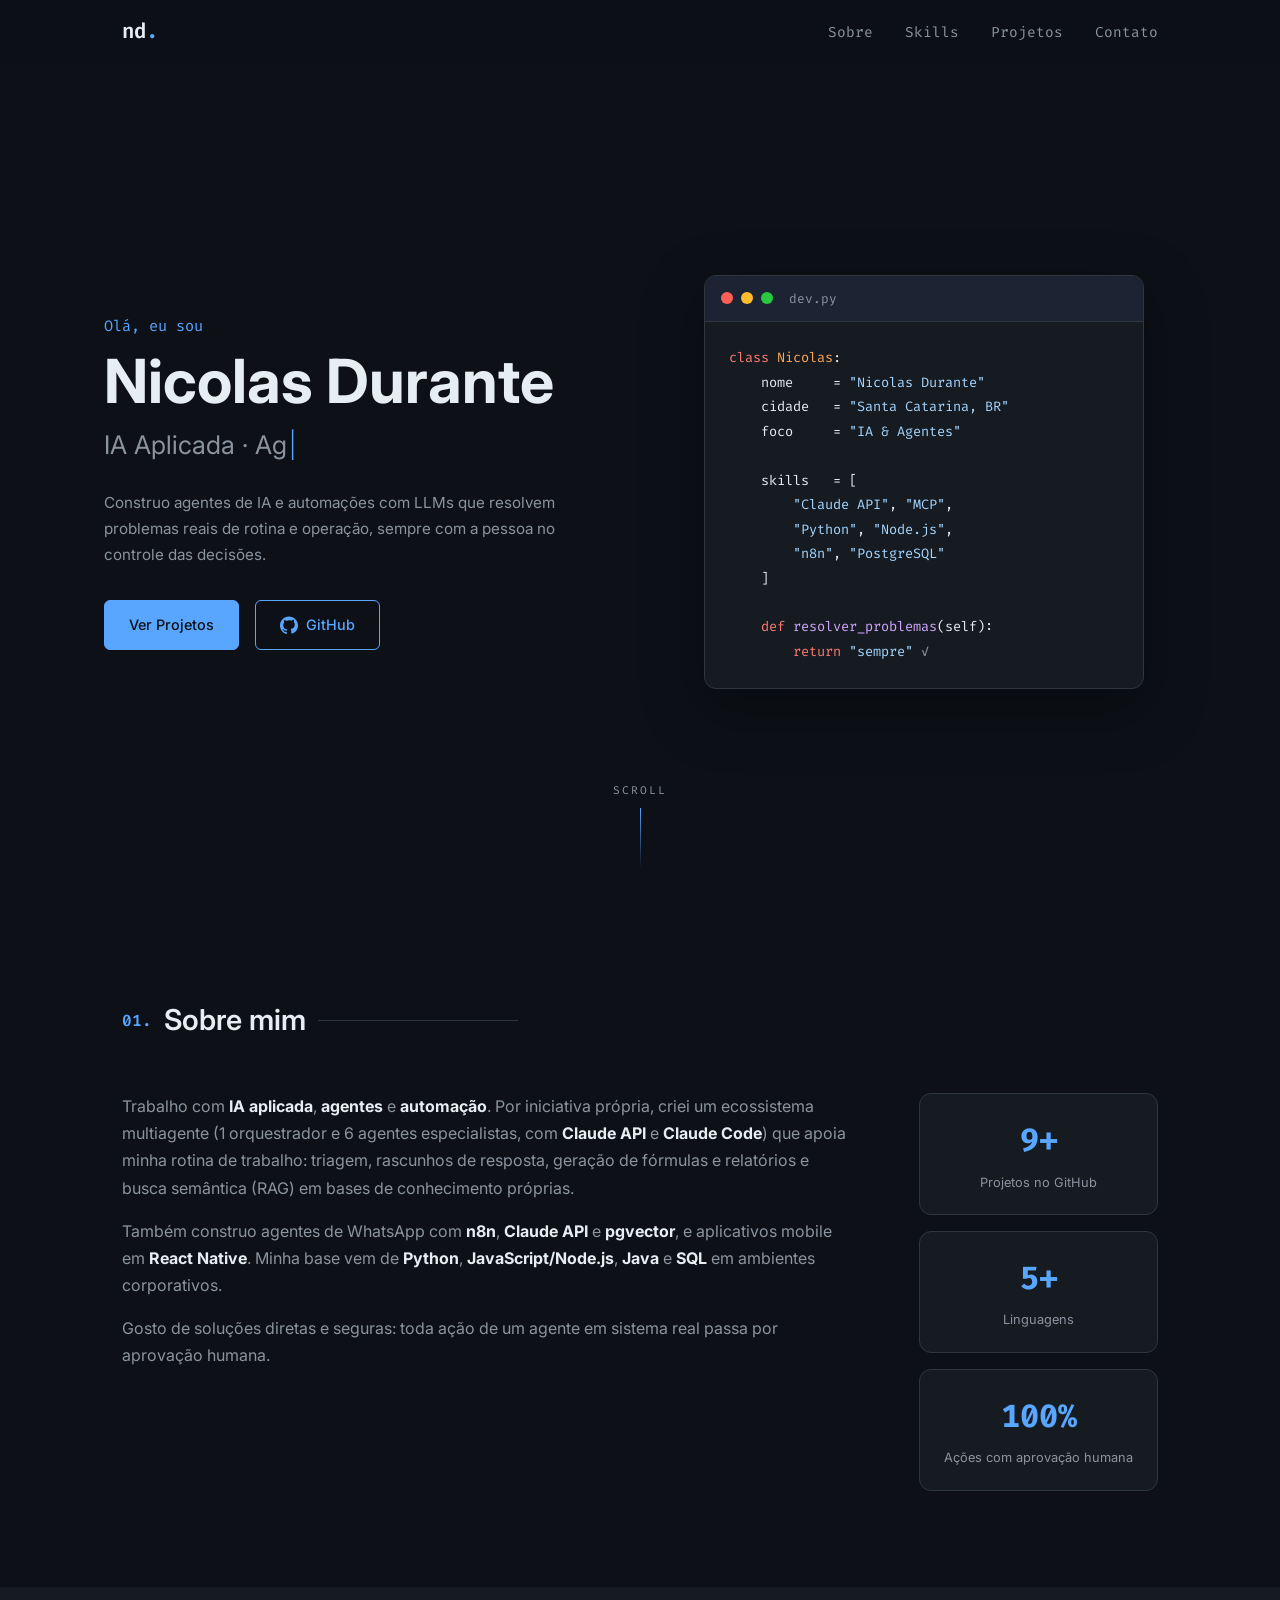
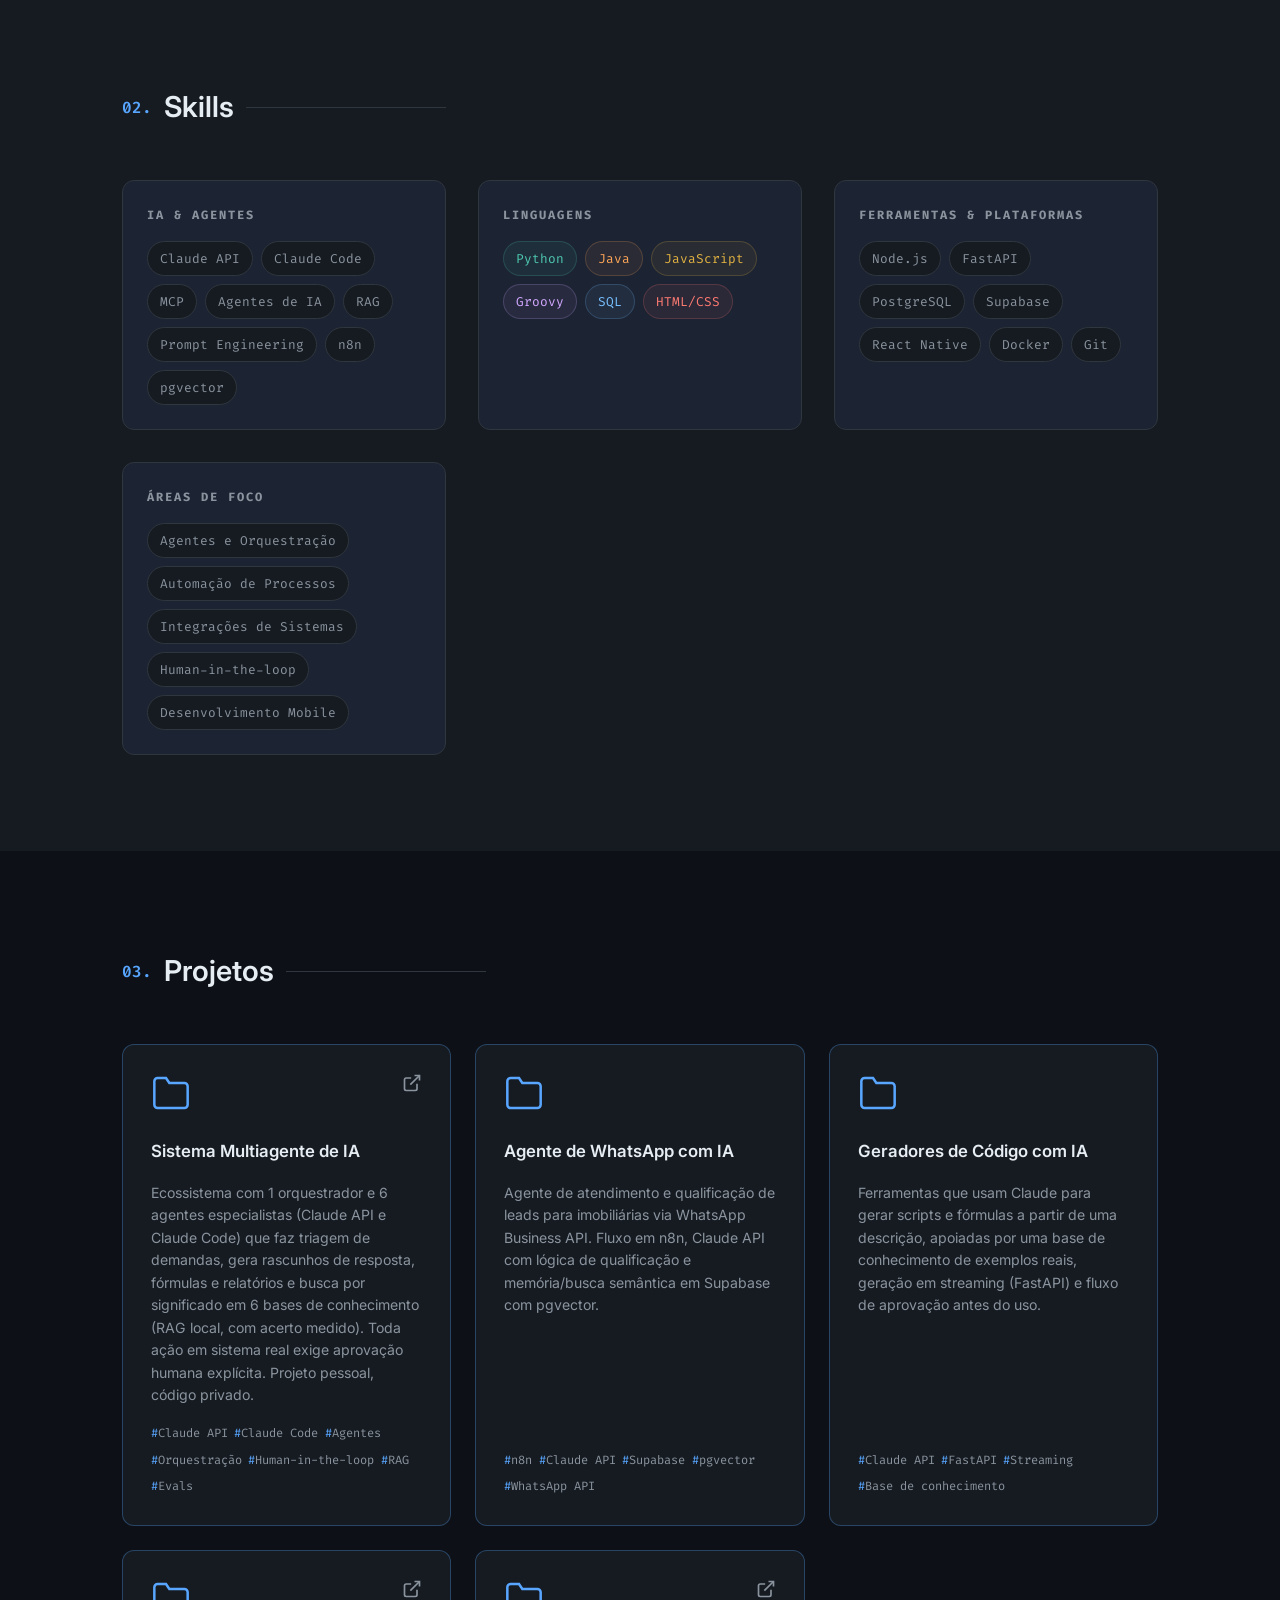
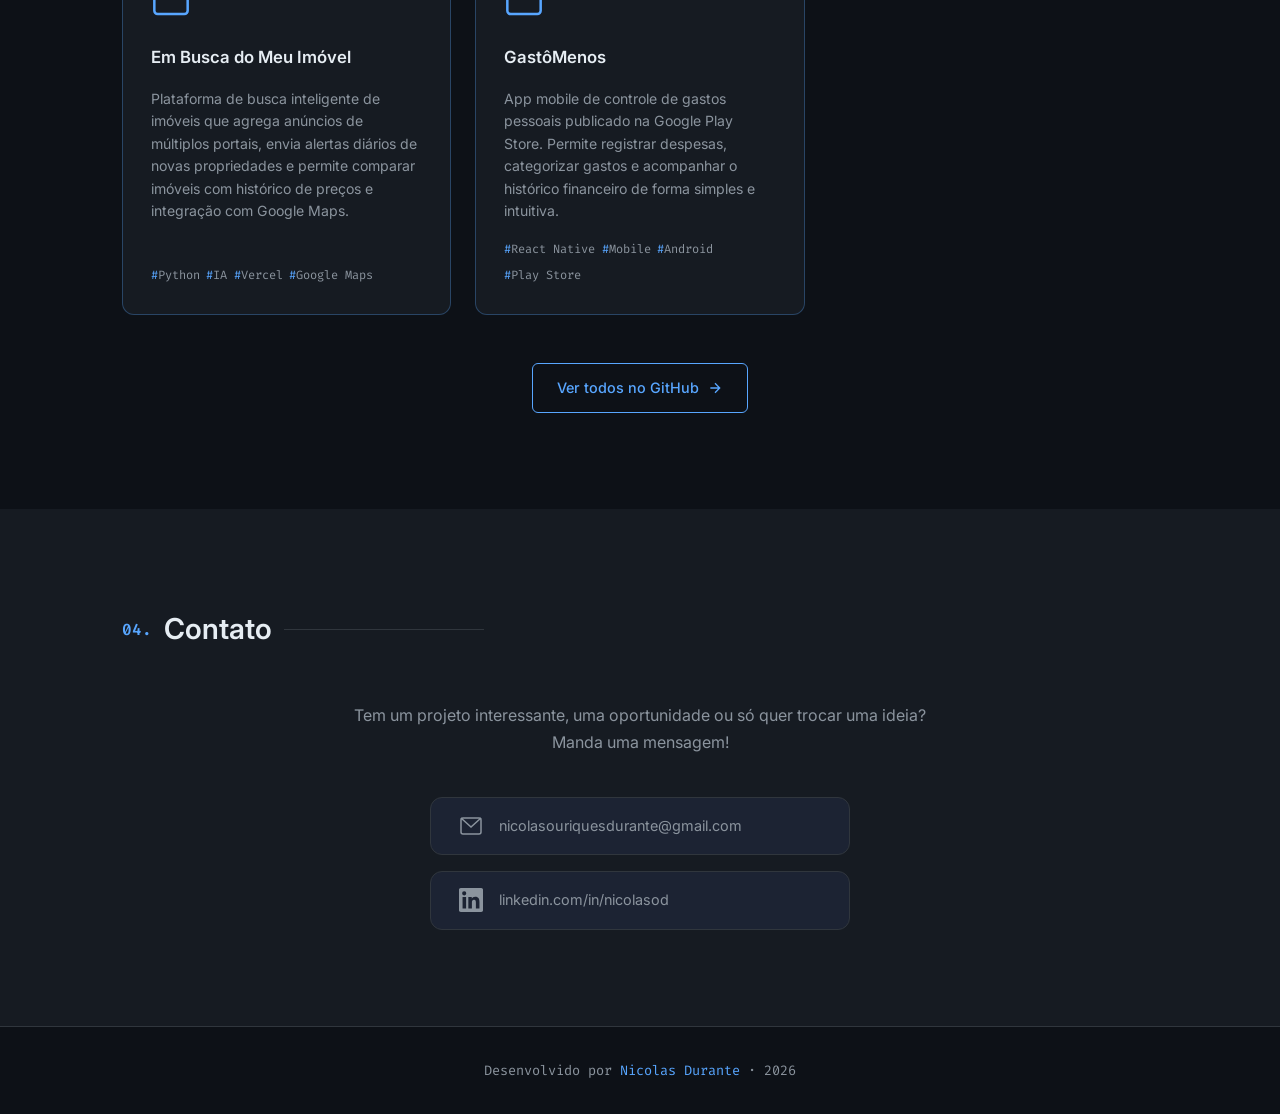
<file: index.html>
<!DOCTYPE html>
<html lang="pt-BR">
<head>
  <meta charset="UTF-8" />
  <meta name="viewport" content="width=device-width, initial-scale=1.0" />
  <meta name="color-scheme" content="dark" />
  <title>Nicolas Durante | IA Aplicada, Agentes e Automação</title>
  <meta name="description" content="Nicolas Durante: IA aplicada, agentes, LLMs e automação de processos." />
  <meta property="og:type" content="website" />
  <meta property="og:title" content="Nicolas Durante | IA Aplicada e Agentes" />
  <meta property="og:description" content="Agentes, automação e orquestração. Projetos e arquitetura." />
  <meta property="og:url" content="https://nicolasod.github.io/" />
  <meta property="og:image" content="https://nicolasod.github.io/img/og-portfolio.png" />
  <meta property="og:image:width" content="1200" />
  <meta property="og:image:height" content="630" />
  <meta name="twitter:card" content="summary_large_image" />
  <meta name="twitter:image" content="https://nicolasod.github.io/img/og-portfolio.png" />
  <link rel="stylesheet" href="style.css" />
  <link rel="preconnect" href="https://fonts.googleapis.com" />
  <link href="https://fonts.googleapis.com/css2?family=Inter:wght@300;400;500;600;700&family=Fira+Code:wght@400;500&display=swap" rel="stylesheet" />
</head>
<body>

  <!-- NAV -->
  <nav id="navbar">
    <div class="nav-inner">
      <span class="nav-logo">nd<span class="accent">.</span></span>
      <ul class="nav-links">
        <li><a href="#sobre">Sobre</a></li>
        <li><a href="#skills">Skills</a></li>
        <li><a href="#projetos">Projetos</a></li>
        <li><a href="#contato">Contato</a></li>
      </ul>
      <button class="hamburger" id="hamburger" aria-label="Menu">
        <span></span><span></span><span></span>
      </button>
    </div>
  </nav>

  <!-- HERO -->
  <section id="hero">
    <div class="hero-content">
      <p class="hero-greeting">Olá, eu sou</p>
      <h1 class="hero-name">Nicolas Durante</h1>
      <h2 class="hero-role">IA Aplicada · <span class="typed-wrapper"><span id="typed"></span><span class="cursor">|</span></span></h2>
      <p class="hero-desc">
        Construo agentes de IA e automações com LLMs que resolvem problemas reais de rotina e operação, sempre com a pessoa no controle das decisões.
      </p>
      <div class="hero-buttons">
        <a href="#projetos" class="btn btn-primary">Ver Projetos</a>
        <a href="https://github.com/Nicolasod" target="_blank" rel="noopener" class="btn btn-outline">
          <svg width="18" height="18" viewBox="0 0 24 24" fill="currentColor"><path d="M12 .5C5.37.5 0 5.87 0 12.5c0 5.31 3.435 9.815 8.205 11.405.6.11.82-.26.82-.577v-2.234c-3.338.726-4.033-1.416-4.033-1.416-.546-1.387-1.333-1.756-1.333-1.756-1.089-.745.083-.729.083-.729 1.205.084 1.84 1.237 1.84 1.237 1.07 1.834 2.807 1.304 3.492.997.107-.775.418-1.305.762-1.604-2.665-.305-5.467-1.334-5.467-5.931 0-1.311.469-2.381 1.236-3.221-.124-.303-.535-1.524.117-3.176 0 0 1.008-.322 3.301 1.23A11.509 11.509 0 0112 5.803c1.02.005 2.047.138 3.006.404 2.291-1.552 3.297-1.23 3.297-1.23.653 1.653.242 2.874.118 3.176.77.84 1.235 1.911 1.235 3.221 0 4.609-2.807 5.624-5.479 5.921.43.372.823 1.102.823 2.222v3.293c0 .319.218.694.825.576C20.565 22.312 24 17.807 24 12.5 24 5.87 18.627.5 12 .5z"/></svg>
          GitHub
        </a>
      </div>
    </div>
    <div class="hero-visual">
      <div class="code-window">
        <div class="window-bar">
          <span class="dot red"></span>
          <span class="dot yellow"></span>
          <span class="dot green"></span>
          <span class="window-title">dev.py</span>
        </div>
        <pre class="code-body"><span class="kw">class</span> <span class="cls">Nicolas</span>:
    nome     = <span class="str">"Nicolas Durante"</span>
    cidade   = <span class="str">"Santa Catarina, BR"</span>
    foco     = <span class="str">"IA & Agentes"</span>

    skills   = [
        <span class="str">"Claude API"</span>, <span class="str">"MCP"</span>,
        <span class="str">"Python"</span>, <span class="str">"Node.js"</span>,
        <span class="str">"n8n"</span>, <span class="str">"PostgreSQL"</span>
    ]

    <span class="kw">def</span> <span class="fn">resolver_problemas</span>(self):
        <span class="kw">return</span> <span class="str">"sempre"</span> <span class="cm">✓</span></pre>
      </div>
    </div>
    <div class="scroll-indicator">
      <span>scroll</span>
      <div class="scroll-line"></div>
    </div>
  </section>

  <!-- SOBRE -->
  <section id="sobre">
    <div class="container">
      <h2 class="section-title"><span class="accent">01.</span> Sobre mim</h2>
      <div class="sobre-grid">
        <div class="sobre-text">
          <p>
            Trabalho com <strong>IA aplicada</strong>, <strong>agentes</strong> e <strong>automação</strong>.
            Por iniciativa própria, criei um ecossistema multiagente (1 orquestrador e 6 agentes especialistas, com
            <strong>Claude API</strong> e <strong>Claude Code</strong>) que apoia minha rotina de trabalho: triagem, rascunhos de resposta,
            geração de fórmulas e relatórios e busca semântica (RAG) em bases de conhecimento próprias.
          </p>
          <p>
            Também construo agentes de WhatsApp com <strong>n8n</strong>, <strong>Claude API</strong> e <strong>pgvector</strong>, e aplicativos
            mobile em <strong>React Native</strong>. Minha base vem de <strong>Python</strong>, <strong>JavaScript/Node.js</strong>, <strong>Java</strong>
            e <strong>SQL</strong> em ambientes corporativos.
          </p>
          <p>
            Gosto de soluções diretas e seguras: toda ação de um agente em sistema real passa por aprovação humana.
          </p>
        </div>
        <div class="sobre-cards">
          <div class="stat-card">
            <span class="stat-num">9+</span>
            <span class="stat-label">Projetos no GitHub</span>
          </div>
          <div class="stat-card">
            <span class="stat-num">5+</span>
            <span class="stat-label">Linguagens</span>
          </div>
          <div class="stat-card">
            <span class="stat-num">100%</span>
            <span class="stat-label">Ações com aprovação humana</span>
          </div>
        </div>
      </div>
    </div>
  </section>

  <!-- SKILLS -->
  <section id="skills">
    <div class="container">
      <h2 class="section-title"><span class="accent">02.</span> Skills</h2>
      <div class="skills-grid">

        <div class="skill-group">
          <h3 class="skill-group-title">IA & Agentes</h3>
          <div class="skill-tags">
            <span class="tag">Claude API</span>
            <span class="tag">Claude Code</span>
            <span class="tag">MCP</span>
            <span class="tag">Agentes de IA</span>
            <span class="tag">RAG</span>
            <span class="tag">Prompt Engineering</span>
            <span class="tag">n8n</span>
            <span class="tag">pgvector</span>
          </div>
        </div>

        <div class="skill-group">
          <h3 class="skill-group-title">Linguagens</h3>
          <div class="skill-tags">
            <span class="tag tag-python">Python</span>
            <span class="tag tag-java">Java</span>
            <span class="tag tag-js">JavaScript</span>
            <span class="tag tag-groovy">Groovy</span>
            <span class="tag tag-sql">SQL</span>
            <span class="tag tag-html">HTML/CSS</span>
          </div>
        </div>

        <div class="skill-group">
          <h3 class="skill-group-title">Ferramentas & Plataformas</h3>
          <div class="skill-tags">
            <span class="tag">Node.js</span>
            <span class="tag">FastAPI</span>
            <span class="tag">PostgreSQL</span>
            <span class="tag">Supabase</span>
            <span class="tag">React Native</span>
            <span class="tag">Docker</span>
            <span class="tag">Git</span>
          </div>
        </div>

        <div class="skill-group">
          <h3 class="skill-group-title">Áreas de foco</h3>
          <div class="skill-tags">
            <span class="tag">Agentes e Orquestração</span>
            <span class="tag">Automação de Processos</span>
            <span class="tag">Integrações de Sistemas</span>
            <span class="tag">Human-in-the-loop</span>
            <span class="tag">Desenvolvimento Mobile</span>
          </div>
        </div>

      </div>
    </div>
  </section>

  <!-- PROJETOS -->
  <section id="projetos">
    <div class="container">
      <h2 class="section-title"><span class="accent">03.</span> Projetos</h2>
      <div class="projects-grid">

        <article class="project-card featured">
          <div class="project-top">
            <div class="folder-icon">
              <svg width="40" height="40" viewBox="0 0 24 24" fill="none" stroke="currentColor" stroke-width="1.5"><path d="M22 19a2 2 0 0 1-2 2H4a2 2 0 0 1-2-2V5a2 2 0 0 1 2-2h5l2 3h9a2 2 0 0 1 2 2z"/></svg>
            </div>
            <div class="project-links">
              <a href="multiagente.html" title="Ver arquitetura e detalhes">
                <svg width="20" height="20" viewBox="0 0 24 24" fill="none" stroke="currentColor" stroke-width="2"><path d="M18 13v6a2 2 0 0 1-2 2H5a2 2 0 0 1-2-2V8a2 2 0 0 1 2-2h6"/><polyline points="15 3 21 3 21 9"/><line x1="10" y1="14" x2="21" y2="3"/></svg>
              </a>
            </div>
          </div>
          <h3 class="project-name"><a href="multiagente.html" style="color:inherit;text-decoration:none;">Sistema Multiagente de IA</a></h3>
          <p class="project-desc">
            Ecossistema com 1 orquestrador e 6 agentes especialistas (Claude API e Claude Code) que faz triagem de demandas, gera rascunhos de resposta, fórmulas e relatórios e busca por significado em 6 bases de conhecimento (RAG local, com acerto medido). Toda ação em sistema real exige aprovação humana explícita. Projeto pessoal, código privado.
          </p>
          <div class="project-tags">
            <span class="ptag">Claude API</span>
            <span class="ptag">Claude Code</span>
            <span class="ptag">Agentes</span>
            <span class="ptag">Orquestração</span>
            <span class="ptag">Human-in-the-loop</span>
            <span class="ptag">RAG</span>
            <span class="ptag">Evals</span>
          </div>
        </article>

        <article class="project-card featured">
          <div class="project-top">
            <div class="folder-icon">
              <svg width="40" height="40" viewBox="0 0 24 24" fill="none" stroke="currentColor" stroke-width="1.5"><path d="M22 19a2 2 0 0 1-2 2H4a2 2 0 0 1-2-2V5a2 2 0 0 1 2-2h5l2 3h9a2 2 0 0 1 2 2z"/></svg>
            </div>
          </div>
          <h3 class="project-name">Agente de WhatsApp com IA</h3>
          <p class="project-desc">
            Agente de atendimento e qualificação de leads para imobiliárias via WhatsApp Business API. Fluxo em n8n, Claude API com lógica de qualificação e memória/busca semântica em Supabase com pgvector.
          </p>
          <div class="project-tags">
            <span class="ptag">n8n</span>
            <span class="ptag">Claude API</span>
            <span class="ptag">Supabase</span>
            <span class="ptag">pgvector</span>
            <span class="ptag">WhatsApp API</span>
          </div>
        </article>

        <article class="project-card featured">
          <div class="project-top">
            <div class="folder-icon">
              <svg width="40" height="40" viewBox="0 0 24 24" fill="none" stroke="currentColor" stroke-width="1.5"><path d="M22 19a2 2 0 0 1-2 2H4a2 2 0 0 1-2-2V5a2 2 0 0 1 2-2h5l2 3h9a2 2 0 0 1 2 2z"/></svg>
            </div>
          </div>
          <h3 class="project-name">Geradores de Código com IA</h3>
          <p class="project-desc">
            Ferramentas que usam Claude para gerar scripts e fórmulas a partir de uma descrição, apoiadas por uma base de conhecimento de exemplos reais, geração em streaming (FastAPI) e fluxo de aprovação antes do uso.
          </p>
          <div class="project-tags">
            <span class="ptag">Claude API</span>
            <span class="ptag">FastAPI</span>
            <span class="ptag">Streaming</span>
            <span class="ptag">Base de conhecimento</span>
          </div>
        </article>

        <article class="project-card featured">
          <div class="project-top">
            <div class="folder-icon">
              <svg width="40" height="40" viewBox="0 0 24 24" fill="none" stroke="currentColor" stroke-width="1.5"><path d="M22 19a2 2 0 0 1-2 2H4a2 2 0 0 1-2-2V5a2 2 0 0 1 2-2h5l2 3h9a2 2 0 0 1 2 2z"/></svg>
            </div>
            <div class="project-links">
              <a href="https://em-busca-do-meu-imovel.vercel.app/" target="_blank" rel="noopener" title="Ver site">
                <svg width="20" height="20" viewBox="0 0 24 24" fill="none" stroke="currentColor" stroke-width="2"><path d="M18 13v6a2 2 0 0 1-2 2H5a2 2 0 0 1-2-2V8a2 2 0 0 1 2-2h6"/><polyline points="15 3 21 3 21 9"/><line x1="10" y1="14" x2="21" y2="3"/></svg>
              </a>
            </div>
          </div>
          <h3 class="project-name">Em Busca do Meu Imóvel</h3>
          <p class="project-desc">
            Plataforma de busca inteligente de imóveis que agrega anúncios de múltiplos portais, envia alertas diários de novas propriedades e permite comparar imóveis com histórico de preços e integração com Google Maps.
          </p>
          <div class="project-tags">
            <span class="ptag">Python</span>
            <span class="ptag">IA</span>
            <span class="ptag">Vercel</span>
            <span class="ptag">Google Maps</span>
          </div>
        </article>

        <article class="project-card featured">
          <div class="project-top">
            <div class="folder-icon">
              <svg width="40" height="40" viewBox="0 0 24 24" fill="none" stroke="currentColor" stroke-width="1.5"><path d="M22 19a2 2 0 0 1-2 2H4a2 2 0 0 1-2-2V5a2 2 0 0 1 2-2h5l2 3h9a2 2 0 0 1 2 2z"/></svg>
            </div>
            <div class="project-links">
              <a href="https://play.google.com/store/apps/details?id=com.gastomenos.app" target="_blank" rel="noopener" title="Ver na Play Store">
                <svg width="20" height="20" viewBox="0 0 24 24" fill="none" stroke="currentColor" stroke-width="2"><path d="M18 13v6a2 2 0 0 1-2 2H5a2 2 0 0 1-2-2V8a2 2 0 0 1 2-2h6"/><polyline points="15 3 21 3 21 9"/><line x1="10" y1="14" x2="21" y2="3"/></svg>
              </a>
            </div>
          </div>
          <h3 class="project-name">GastôMenos</h3>
          <p class="project-desc">
            App mobile de controle de gastos pessoais publicado na Google Play Store. Permite registrar despesas, categorizar gastos e acompanhar o histórico financeiro de forma simples e intuitiva.
          </p>
          <div class="project-tags">
            <span class="ptag">React Native</span>
            <span class="ptag">Mobile</span>
            <span class="ptag">Android</span>
            <span class="ptag">Play Store</span>
          </div>
        </article>

      </div>

      <div class="see-more">
        <a href="https://github.com/Nicolasod" target="_blank" rel="noopener" class="btn btn-outline">
          Ver todos no GitHub
          <svg width="16" height="16" viewBox="0 0 24 24" fill="none" stroke="currentColor" stroke-width="2"><path d="M5 12h14M12 5l7 7-7 7"/></svg>
        </a>
      </div>
    </div>
  </section>

  <!-- CONTATO -->
  <section id="contato">
    <div class="container">
      <h2 class="section-title"><span class="accent">04.</span> Contato</h2>
      <div class="contato-wrapper">
        <p class="contato-desc">
          Tem um projeto interessante, uma oportunidade ou só quer trocar uma ideia? Manda uma mensagem!
        </p>
        <div class="contato-links">
          <a href="mailto:nicolasouriquesdurante@gmail.com" class="contato-card">
            <svg width="24" height="24" viewBox="0 0 24 24" fill="none" stroke="currentColor" stroke-width="1.5"><rect x="2" y="4" width="20" height="16" rx="2"/><polyline points="2,4 12,13 22,4"/></svg>
            <span>nicolasouriquesdurante@gmail.com</span>
          </a>
          <a href="https://www.linkedin.com/in/nicolasod" target="_blank" rel="noopener" class="contato-card">
            <svg width="24" height="24" viewBox="0 0 24 24" fill="currentColor" aria-hidden="true"><path d="M20.45 20.45h-3.56v-5.57c0-1.33-.03-3.04-1.85-3.04-1.85 0-2.14 1.45-2.14 2.94v5.67H9.34V9h3.42v1.56h.05c.48-.9 1.64-1.85 3.37-1.85 3.6 0 4.27 2.37 4.27 5.46v6.28zM5.34 7.43a2.07 2.07 0 1 1 0-4.13 2.07 2.07 0 0 1 0 4.13zM7.12 20.45H3.56V9h3.56v11.45zM22.22 0H1.77C.79 0 0 .77 0 1.73v20.54C0 23.23.79 24 1.77 24h20.45c.98 0 1.78-.77 1.78-1.73V1.73C24 .77 23.2 0 22.22 0z"/></svg>
            <span>linkedin.com/in/nicolasod</span>
          </a>
        </div>
      </div>
    </div>
  </section>

  <!-- FOOTER -->
  <footer>
    <p>Desenvolvido por <span class="accent">Nicolas Durante</span> · 2026</p>
  </footer>

  <script src="script.js"></script>
</body>
</html>
</file>
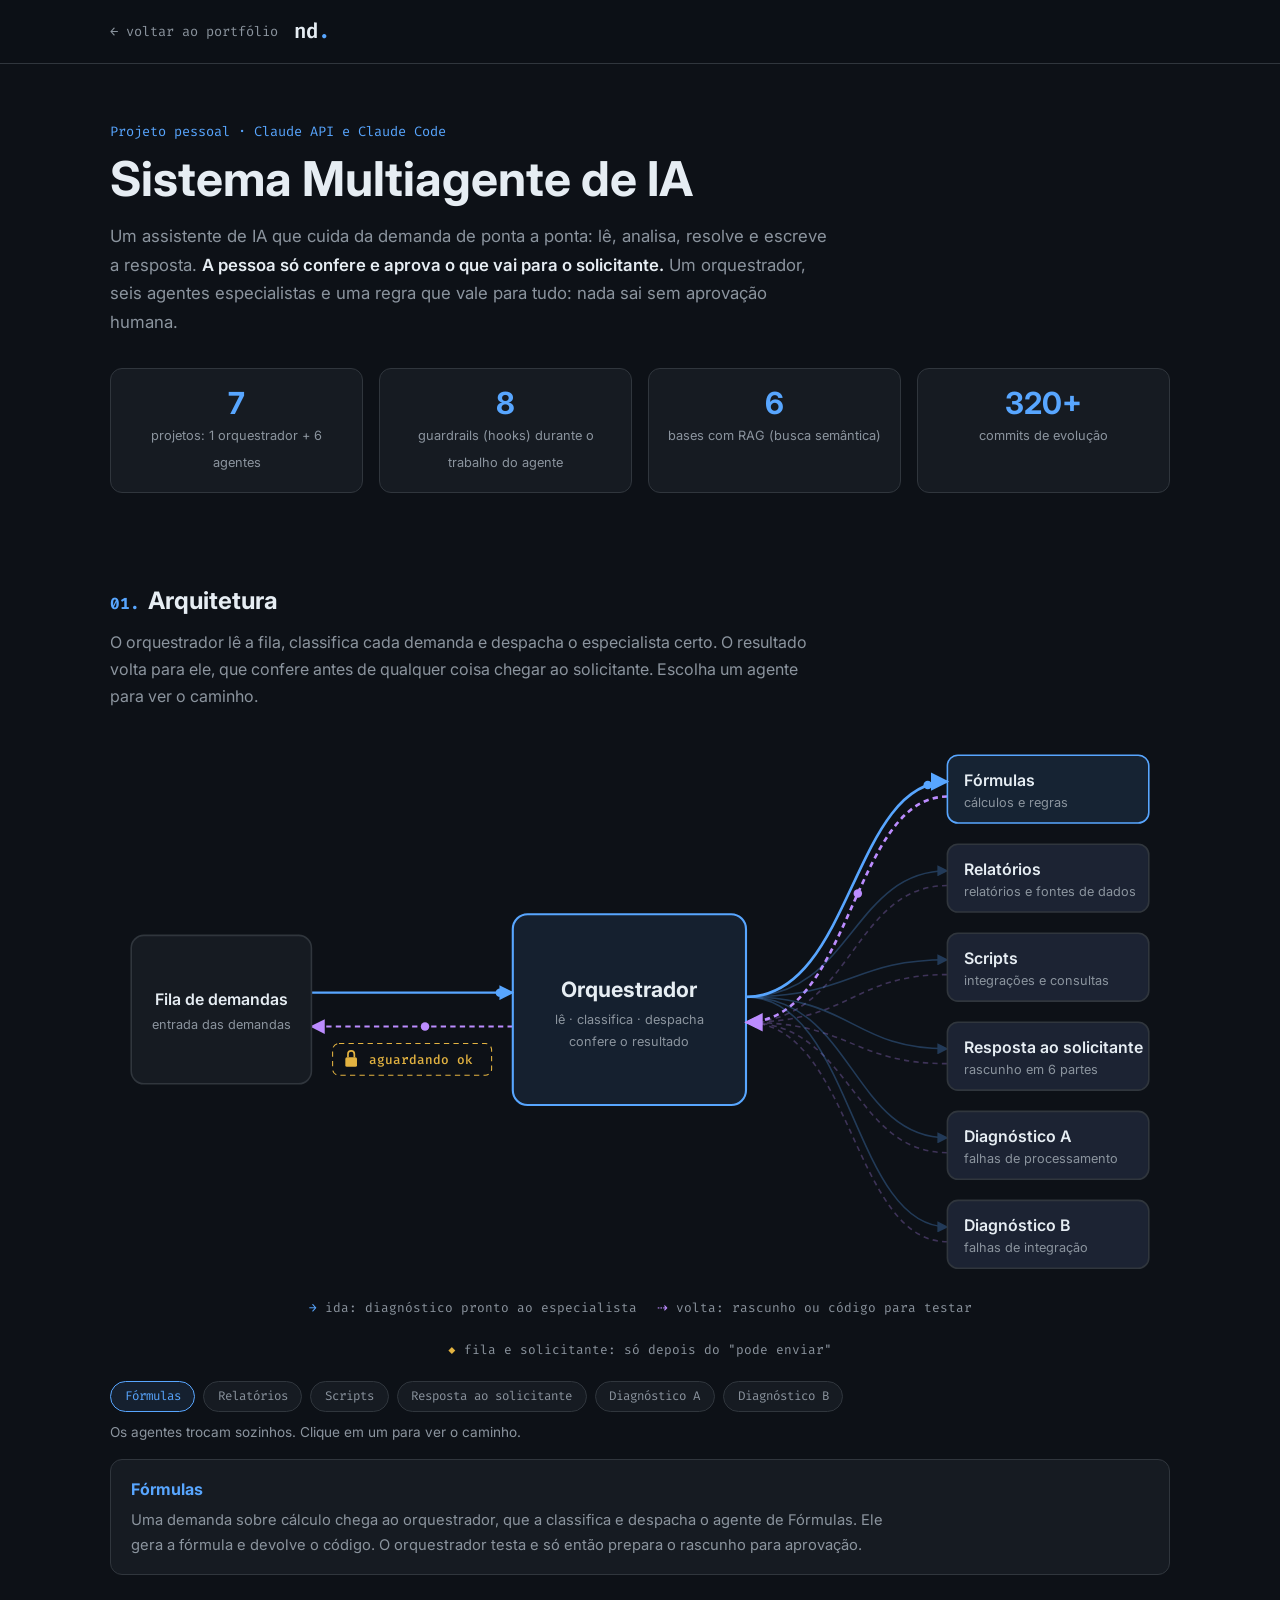
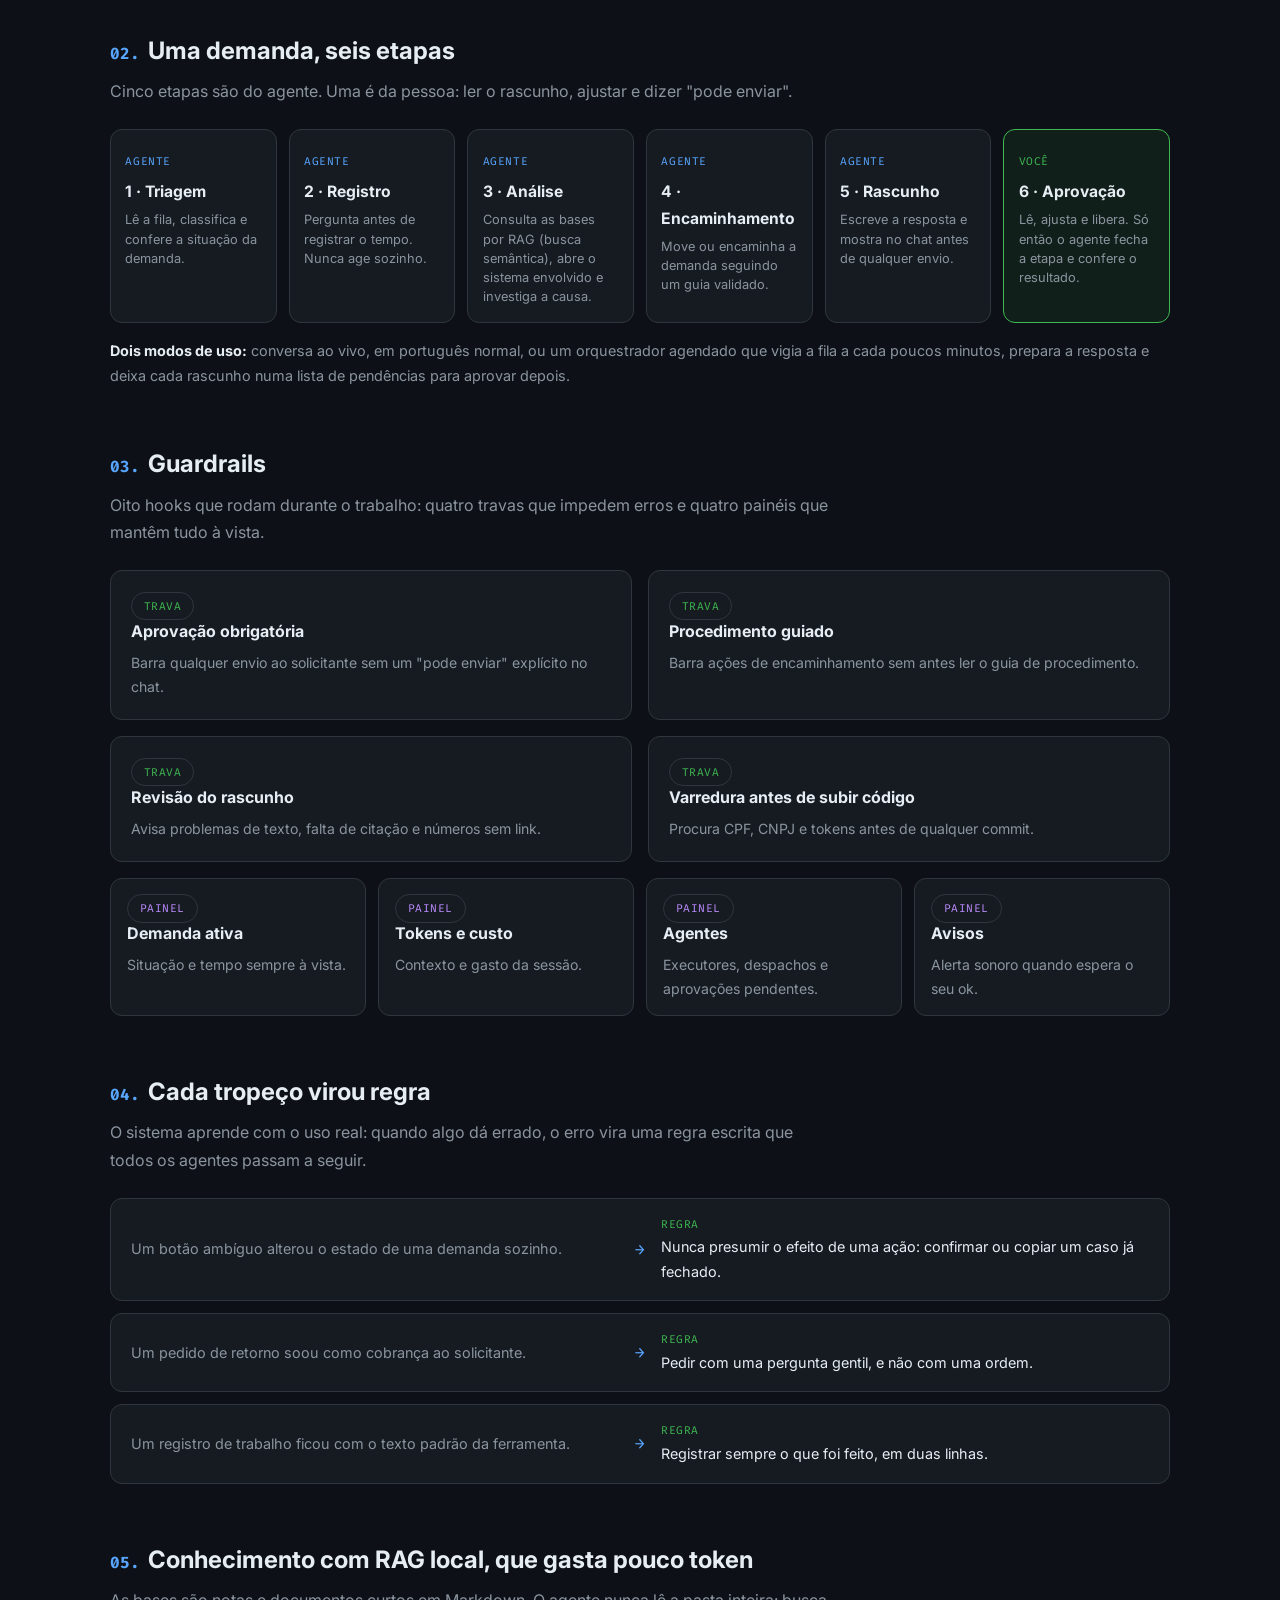
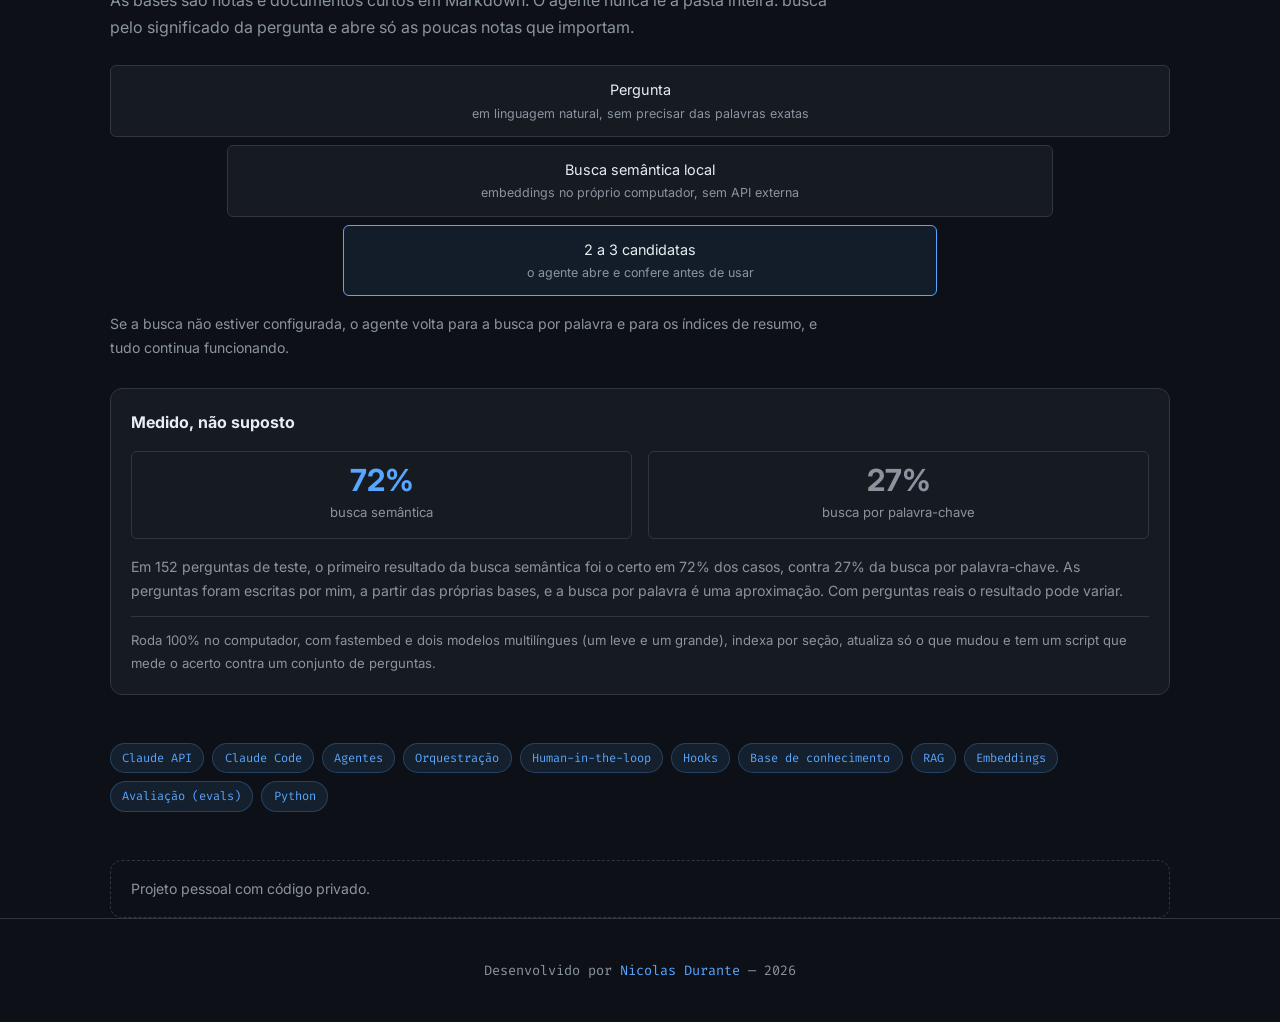
<file: multiagente.html>
<!DOCTYPE html>
<html lang="pt-BR">
<head>
  <meta charset="UTF-8" />
  <meta name="viewport" content="width=device-width, initial-scale=1.0" />
  <meta name="color-scheme" content="dark" />
  <title>Sistema Multiagente de IA — Nicolas Durante</title>
  <meta name="description" content="Um orquestrador, seis agentes especialistas e uma regra: nada chega ao solicitante sem aprovação humana. Arquitetura do projeto." />
  <meta property="og:type" content="website" />
  <meta property="og:title" content="Sistema multiagente de IA" />
  <meta property="og:description" content="Orquestrador e agentes especialistas com aprovação humana antes de cada ação. Arquitetura, fluxo e regras de segurança." />
  <meta property="og:url" content="https://nicolasod.github.io/multiagente.html" />
  <meta property="og:image" content="https://nicolasod.github.io/img/og-multiagente.png" />
  <meta property="og:image:width" content="1200" />
  <meta property="og:image:height" content="630" />
  <meta name="twitter:card" content="summary_large_image" />
  <meta name="twitter:image" content="https://nicolasod.github.io/img/og-multiagente.png" />
  <link rel="stylesheet" href="style.css" />
  <link rel="preconnect" href="https://fonts.googleapis.com" />
  <link href="https://fonts.googleapis.com/css2?family=Inter:wght@300;400;500;600;700&family=Fira+Code:wght@400;500&display=swap" rel="stylesheet" />
  <style>
    :root { color-scheme: dark; }
    body { overflow-x: hidden; }
    .topbar {
      position: sticky; top: 0; z-index: 50; height: var(--nav-h);
      background: rgba(13,17,23,.85); backdrop-filter: blur(12px);
      border-bottom: 1px solid var(--border);
    }
    .topbar-inner {
      max-width: 1100px; margin: 0 auto; padding: 0 1.25rem; height: 100%;
      display: flex; align-items: center; justify-content: space-between; gap: 1rem;
    }
    .back { font-family: var(--mono); font-size: .85rem; color: var(--muted); transition: color var(--transition); }
    .back:hover { color: var(--accent); }

    .wrap { max-width: 1100px; margin: 0 auto; padding: 0 1.25rem; }
    .page-hero { padding: 3.5rem 0 2rem; }
    .eyebrow { font-family: var(--mono); font-size: .85rem; color: var(--accent); margin-bottom: .5rem; }
    .page-hero h1 {
      font-size: clamp(1.9rem, 5vw, 3rem); line-height: 1.15; margin-bottom: 1rem;
      color: #e6edf3;
    }
    .lead { color: var(--muted); font-size: 1.05rem; max-width: 720px; }
    .lead strong { color: var(--text); font-weight: 600; }

    .stats { display: grid; grid-template-columns: repeat(4, 1fr); gap: 1rem; margin: 2rem 0 .5rem; }
    .stat { background: var(--bg2); border: 1px solid var(--border); border-radius: var(--radius); padding: 1.1rem 1rem; text-align: center; }
    .stat b { display: block; font-size: 1.9rem; color: var(--accent); line-height: 1.1; }
    .stat span { font-size: .8rem; color: var(--muted); }

    section.block { padding: 3rem 0 .5rem; }
    .block h2 { font-size: 1.5rem; margin-bottom: .4rem; }
    .block h2 .accent { font-family: var(--mono); font-size: 1rem; margin-right: .5rem; }
    .sub { color: var(--muted); margin-bottom: 1.5rem; max-width: 720px; }

    /* Arquitetura */
    .arch { display: flex; flex-direction: column; align-items: stretch; gap: .5rem; }
    .node {
      background: var(--bg2); border: 1px solid var(--border); border-radius: var(--radius);
      padding: 1rem 1.25rem; text-align: center;
    }
    .node small { display: block; color: var(--muted); font-size: .82rem; margin-top: .2rem; }
    .node b { font-weight: 600; }
    .node.orch { border-color: var(--accent); background: rgba(88,166,255,.08); }
    .node.gate { border-color: var(--green); background: rgba(63,185,80,.08); }
    .node.gate b { color: var(--green); }
    .link { text-align: center; color: var(--muted); font-family: var(--mono); font-size: .8rem; line-height: 1.4; }
    .link .down { color: var(--accent); }
    .link .up { color: var(--accent2); }
    .agents { display: grid; grid-template-columns: repeat(3, 1fr); gap: .75rem; }
    .agent {
      background: var(--bg3); border: 1px solid var(--border); border-radius: var(--radius-sm);
      padding: .9rem 1rem;
    }
    .agent b { display: block; font-size: .95rem; margin-bottom: .15rem; }
    .agent span { font-size: .8rem; color: var(--muted); }
    .legend { display: flex; flex-wrap: wrap; gap: 1.25rem; justify-content: center; margin-top: .75rem; font-size: .8rem; color: var(--muted); font-family: var(--mono); }
    .legend i { color: var(--accent); font-style: normal; }
    .legend u { color: var(--accent2); text-decoration: none; }

    /* Fluxo */
    .steps { display: grid; grid-template-columns: repeat(6, 1fr); gap: .75rem; counter-reset: s; }
    .step {
      background: var(--bg2); border: 1px solid var(--border); border-radius: var(--radius);
      padding: 1rem .9rem; position: relative;
    }
    .step .who { font-family: var(--mono); font-size: .7rem; letter-spacing: .05em; text-transform: uppercase; color: var(--accent); }
    .step h3 { font-size: .98rem; margin: .35rem 0 .3rem; }
    .step p { font-size: .8rem; color: var(--muted); line-height: 1.5; }
    .step.human { border-color: var(--green); background: rgba(63,185,80,.08); }
    .step.human .who { color: var(--green); }
    .step-note { margin-top: 1rem; color: var(--muted); font-size: .9rem; }
    .step-note strong { color: var(--text); }

    /* Travas */
    .cards { display: grid; grid-template-columns: repeat(2, 1fr); gap: 1rem; }
    .card { background: var(--bg2); border: 1px solid var(--border); border-radius: var(--radius); padding: 1.25rem; }
    .card h3 { font-size: 1rem; margin-bottom: .35rem; }
    .card p { font-size: .88rem; color: var(--muted); }
    .card .tag { font-family: var(--mono); font-size: .7rem; color: var(--green); letter-spacing: .04em; text-transform: uppercase; }
    .card .tag.panel { color: var(--accent2); }
    .mini { display: grid; grid-template-columns: repeat(4, 1fr); gap: .75rem; margin-top: 1rem; }
    .mini .card { padding: .9rem 1rem; }

    /* Aprendizado */
    .rules { display: grid; gap: .75rem; }
    .rule { display: grid; grid-template-columns: 1fr auto 1fr; gap: 1rem; align-items: center;
      background: var(--bg2); border: 1px solid var(--border); border-radius: var(--radius); padding: 1rem 1.25rem; }
    .rule .problem { color: var(--muted); font-size: .9rem; }
    .rule .arrow { color: var(--accent); font-family: var(--mono); }
    .rule .fix { font-size: .9rem; }
    .rule .fix em { font-style: normal; font-family: var(--mono); font-size: .7rem; color: var(--green); text-transform: uppercase; letter-spacing: .05em; display: block; margin-bottom: .1rem; }

    /* Conhecimento */
    .funnel { display: flex; flex-direction: column; gap: .5rem; align-items: center; }
    .funnel .f { background: var(--bg2); border: 1px solid var(--border); border-radius: var(--radius-sm); padding: .75rem 1rem; text-align: center; font-size: .9rem; }
    .funnel .f:nth-child(1) { width: 100%; }
    .funnel .f:nth-child(2) { width: 78%; }
    .funnel .f:nth-child(3) { width: 56%; border-color: var(--accent); background: rgba(88,166,255,.08); }
    .funnel .f small { display: block; color: var(--muted); font-size: .78rem; }

    .kfoot { margin: 1rem 0 0; font-size: .88rem; }
    .measure { margin-top: 1.75rem; background: var(--bg2); border: 1px solid var(--border); border-radius: var(--radius); padding: 1.25rem; }
    .measure h3 { font-size: 1rem; margin-bottom: .9rem; }
    .measure .mrow { display: grid; grid-template-columns: 1fr 1fr; gap: 1rem; margin-bottom: 1rem; }
    .measure .m { text-align: center; border: 1px solid var(--border); border-radius: var(--radius-sm); padding: .8rem; }
    .measure .m b { display: block; font-size: 1.9rem; color: var(--accent); line-height: 1.1; }
    .measure .m:nth-child(2) b { color: var(--muted); }
    .measure .m span { color: var(--muted); font-size: .82rem; }
    .measure p { color: var(--muted); font-size: .88rem; margin-bottom: .6rem; }
    .measure p.tech { margin: .8rem 0 0; padding-top: .8rem; border-top: 1px solid var(--border); font-size: .82rem; }

    .two { display: grid; grid-template-columns: 1fr 1fr; gap: 1.5rem; }
    ul.clean { list-style: none; display: grid; gap: .6rem; }
    ul.clean li { background: var(--bg2); border: 1px solid var(--border); border-radius: var(--radius-sm); padding: .75rem 1rem; font-size: .9rem; color: var(--muted); }
    ul.clean li strong { color: var(--text); font-weight: 500; }

    .tags { display: flex; flex-wrap: wrap; gap: .5rem; margin-top: 1.5rem; }
    .tags span { font-family: var(--mono); font-size: .75rem; color: var(--accent); background: rgba(88,166,255,.1); border: 1px solid rgba(88,166,255,.25); border-radius: 999px; padding: .25rem .7rem; }
    .note { margin: 3rem 0 0; padding: 1rem 1.25rem; border: 1px dashed var(--border); border-radius: var(--radius); color: var(--muted); font-size: .88rem; }
    footer.page-foot { text-align: center; color: var(--muted); font-size: .85rem; padding: 2.5rem 0; }

    @media (max-width: 860px) {
      .stats { grid-template-columns: repeat(2, 1fr); }
      .steps { grid-template-columns: repeat(2, 1fr); }
      .mini { grid-template-columns: repeat(2, 1fr); }
      .two { grid-template-columns: 1fr; }
    }
    @media (max-width: 600px) {
      .agents { grid-template-columns: repeat(2, 1fr); }
      .cards { grid-template-columns: 1fr; }
      .rule { grid-template-columns: 1fr; gap: .4rem; }
      .rule .arrow { transform: rotate(90deg); justify-self: start; }
      .funnel .f:nth-child(2) { width: 90%; }
      .funnel .f:nth-child(3) { width: 80%; }
    }

    /* Gráfico do orquestrador */
    .graph { margin-top: .5rem; }
    .g { width: 100%; height: auto; display: block; }
    .gmob { display: none; }
    .g .qn { fill: var(--bg2); stroke: var(--border); stroke-width: 1.5; }
    .g .hub { fill: rgba(88,166,255,.10); stroke: var(--accent); stroke-width: 2; }
    .g .nd { fill: var(--bg3); stroke: var(--border); stroke-width: 1.5; transition: stroke .2s ease, fill .2s ease; }
    .g .tn { fill: var(--text); font: 600 15px var(--font); }
    .g .tn.big { font-size: 20px; font-weight: 700; }
    .g .ts { fill: var(--muted); font: 12px var(--font); }
    .g .so { fill: none; stroke: var(--accent); stroke-width: 2; }
    .g .sb { fill: none; stroke: var(--accent2); stroke-width: 2; stroke-dasharray: 5 4; }
    .g .ag .so, .g .ag .sb { opacity: .28; stroke-width: 1.5; transition: opacity .2s ease; }
    .g .ag.active .so, .g .ag.active .sb { opacity: 1; stroke-width: 2.5; }
    .g .mk-out { fill: var(--accent); }
    .g .mk-back { fill: var(--accent2); }
    .g .ag { cursor: pointer; outline: none; }
    .g .ag.active .nd { stroke: var(--accent); fill: rgba(88,166,255,.12); }
    .g .ag:hover .nd, .g .ag:focus-visible .nd { stroke: var(--accent); }
    .g .ag:focus-visible .nd { stroke-width: 3; }
    .g .dot { display: none; }
    .g .ag.active .dot, .g .dot.always { display: block; }
    .g .dot-out { fill: var(--accent); }
    .g .dot-back { fill: var(--accent2); }
    .g .gate rect:first-child { fill: var(--bg); stroke: var(--yellow); stroke-dasharray: 5 4; }
    .g .gate text { fill: var(--yellow); font: 500 12px var(--mono); }
    .g .gate .lk { fill: var(--yellow); }
    .g .gate .sh { fill: none; stroke: var(--yellow); stroke-width: 1.6; }
    .legend em { font-style: normal; color: var(--yellow); }
    .chips { display: flex; flex-wrap: wrap; gap: .5rem; margin: 1.25rem 0 .9rem; }
    .chip {
      font-family: var(--mono); font-size: .78rem; color: var(--muted);
      background: var(--bg2); border: 1px solid var(--border); border-radius: 999px;
      padding: .4rem .85rem; cursor: pointer; transition: all var(--transition);
    }
    .chip:hover { color: var(--text); border-color: var(--accent); }
    .chip:focus-visible { outline: 2px solid var(--accent); outline-offset: 2px; }
    .chip[aria-pressed="true"] { color: var(--accent); border-color: var(--accent); background: rgba(88,166,255,.1); }
    .hint { color: var(--muted); font-size: .85rem; margin: -.3rem 0 .9rem; }
    .caption { background: var(--bg2); border: 1px solid var(--border); border-radius: var(--radius); padding: 1rem 1.25rem; }
    .caption h3 { font-size: 1rem; color: var(--accent); margin-bottom: .3rem; }
    .caption p { color: var(--muted); font-size: .92rem; max-width: 760px; }
    .tags-end { margin-top: 2.5rem; }
    @media (max-width: 720px) {
      .gdesk { display: none; }
      .gmob { display: block; }
    }
    @media (prefers-reduced-motion: reduce) { .g .dot { display: none !important; } }
  </style>
</head>
<body>

  <header class="topbar">
    <div class="topbar-inner">
      <a class="back" href="index.html#projetos">← voltar ao portfólio</a>
      <span class="nav-logo">nd<span class="accent">.</span></span>
    </div>
  </header>

  <main class="wrap">

    <section class="page-hero">
      <p class="eyebrow">Projeto pessoal · Claude API e Claude Code</p>
      <h1>Sistema Multiagente de IA</h1>
      <p class="lead">
        Um assistente de IA que cuida da demanda de ponta a ponta: lê, analisa, resolve e escreve a resposta.
        <strong>A pessoa só confere e aprova o que vai para o solicitante.</strong> Um orquestrador, seis agentes especialistas
        e uma regra que vale para tudo: nada sai sem aprovação humana.
      </p>
      <div class="stats">
        <div class="stat"><b>7</b><span>projetos: 1 orquestrador + 6 agentes</span></div>
        <div class="stat"><b>8</b><span>guardrails (hooks) durante o trabalho do agente</span></div>
        <div class="stat"><b>6</b><span>bases com RAG (busca semântica)</span></div>
        <div class="stat"><b>320+</b><span>commits de evolução</span></div>
      </div>
    </section>

    <section class="block">
      <h2><span class="accent">01.</span>Arquitetura</h2>
      <p class="sub">O orquestrador lê a fila, classifica cada demanda e despacha o especialista certo. O resultado volta para ele, que confere antes de qualquer coisa chegar ao solicitante. Escolha um agente para ver o caminho.</p>
      <div class="graph"><svg class="g gdesk" viewBox="0 0 1000 520" role="group" aria-label="Fila de demandas, orquestrador e seis agentes especialistas"><defs><marker id="mkoD" viewBox="0 0 10 10" refX="9" refY="5" markerWidth="7" markerHeight="7" orient="auto"><path class="mk-out" d="M0 0L10 5L0 10z"/></marker><marker id="mkbD" viewBox="0 0 10 10" refX="9" refY="5" markerWidth="7" markerHeight="7" orient="auto"><path class="mk-back" d="M0 0L10 5L0 10z"/></marker></defs><path class="so" d="M190 244 H380" marker-end="url(#mkoD)"/><path class="sb" d="M380 276 H190" marker-end="url(#mkbD)"/><circle class="dot always dot-out" r="4"><animateMotion dur="2.6s" begin="0s" repeatCount="indefinite" path="M190 244 H380"/></circle><circle class="dot always dot-back" r="4"><animateMotion dur="2.6s" begin="1.3s" repeatCount="indefinite" path="M380 276 H190"/></circle><g class="gate"><rect x="210" y="292" width="150" height="30" rx="6"/><rect class="lk" x="222" y="305" width="11" height="9" rx="1.5"/><path class="sh" d="M224.5 305 v-3 a3 3 0 0 1 6 0 v3"/><text x="293" y="311" text-anchor="middle">aguardando ok</text></g><rect class="qn" x="20" y="190" width="170" height="140" rx="12"/><text class="tn" x="105" y="256" text-anchor="middle">Fila de demandas</text><text class="ts" x="105" y="278" text-anchor="middle">entrada das demandas</text><rect class="hub" x="380" y="170" width="220" height="180" rx="14"/><text class="tn big" x="490" y="248" text-anchor="middle">Orquestrador</text><text class="ts" x="490" y="274" text-anchor="middle">lê · classifica · despacha</text><text class="ts" x="490" y="294" text-anchor="middle">confere o resultado</text><g class="ag" data-id="formulas" tabindex="0" role="button" aria-label="Ver o caminho até Fórmulas"><path class="so" d="M600 248 C700 248 700 45 790 45" marker-end="url(#mkoD)"/><path class="sb" d="M790 59 C700 59 700 272 600 272" marker-end="url(#mkbD)"/><rect class="nd" x="790" y="20" width="190" height="64" rx="10"/><text class="tn" x="806" y="49">Fórmulas</text><text class="ts" x="806" y="69">cálculos e regras</text><circle class="dot dot-out" r="4"><animateMotion dur="2.6s" begin="0.0s" repeatCount="indefinite" path="M600 248 C700 248 700 45 790 45"/></circle><circle class="dot dot-back" r="4"><animateMotion dur="2.6s" begin="1.3s" repeatCount="indefinite" path="M790 59 C700 59 700 272 600 272"/></circle></g><g class="ag active" data-id="relatorios" tabindex="0" role="button" aria-label="Ver o caminho até Relatórios"><path class="so" d="M600 248 C700 248 700 129 790 129" marker-end="url(#mkoD)"/><path class="sb" d="M790 143 C700 143 700 272 600 272" marker-end="url(#mkbD)"/><rect class="nd" x="790" y="104" width="190" height="64" rx="10"/><text class="tn" x="806" y="133">Relatórios</text><text class="ts" x="806" y="153">relatórios e fontes de dados</text><circle class="dot dot-out" r="4"><animateMotion dur="2.6s" begin="0.4s" repeatCount="indefinite" path="M600 248 C700 248 700 129 790 129"/></circle><circle class="dot dot-back" r="4"><animateMotion dur="2.6s" begin="1.7000000000000002s" repeatCount="indefinite" path="M790 143 C700 143 700 272 600 272"/></circle></g><g class="ag" data-id="scripts" tabindex="0" role="button" aria-label="Ver o caminho até Scripts"><path class="so" d="M600 248 C700 248 700 213 790 213" marker-end="url(#mkoD)"/><path class="sb" d="M790 227 C700 227 700 272 600 272" marker-end="url(#mkbD)"/><rect class="nd" x="790" y="188" width="190" height="64" rx="10"/><text class="tn" x="806" y="217">Scripts</text><text class="ts" x="806" y="237">integrações e consultas</text><circle class="dot dot-out" r="4"><animateMotion dur="2.6s" begin="0.8s" repeatCount="indefinite" path="M600 248 C700 248 700 213 790 213"/></circle><circle class="dot dot-back" r="4"><animateMotion dur="2.6s" begin="2.1s" repeatCount="indefinite" path="M790 227 C700 227 700 272 600 272"/></circle></g><g class="ag" data-id="resposta" tabindex="0" role="button" aria-label="Ver o caminho até Resposta ao solicitante"><path class="so" d="M600 248 C700 248 700 297 790 297" marker-end="url(#mkoD)"/><path class="sb" d="M790 311 C700 311 700 272 600 272" marker-end="url(#mkbD)"/><rect class="nd" x="790" y="272" width="190" height="64" rx="10"/><text class="tn" x="806" y="301">Resposta ao solicitante</text><text class="ts" x="806" y="321">rascunho em 6 partes</text><circle class="dot dot-out" r="4"><animateMotion dur="2.6s" begin="1.2s" repeatCount="indefinite" path="M600 248 C700 248 700 297 790 297"/></circle><circle class="dot dot-back" r="4"><animateMotion dur="2.6s" begin="2.5s" repeatCount="indefinite" path="M790 311 C700 311 700 272 600 272"/></circle></g><g class="ag" data-id="diagA" tabindex="0" role="button" aria-label="Ver o caminho até Diagnóstico A"><path class="so" d="M600 248 C700 248 700 381 790 381" marker-end="url(#mkoD)"/><path class="sb" d="M790 395 C700 395 700 272 600 272" marker-end="url(#mkbD)"/><rect class="nd" x="790" y="356" width="190" height="64" rx="10"/><text class="tn" x="806" y="385">Diagnóstico A</text><text class="ts" x="806" y="405">falhas de processamento</text><circle class="dot dot-out" r="4"><animateMotion dur="2.6s" begin="1.6s" repeatCount="indefinite" path="M600 248 C700 248 700 381 790 381"/></circle><circle class="dot dot-back" r="4"><animateMotion dur="2.6s" begin="2.9000000000000004s" repeatCount="indefinite" path="M790 395 C700 395 700 272 600 272"/></circle></g><g class="ag" data-id="diagB" tabindex="0" role="button" aria-label="Ver o caminho até Diagnóstico B"><path class="so" d="M600 248 C700 248 700 465 790 465" marker-end="url(#mkoD)"/><path class="sb" d="M790 479 C700 479 700 272 600 272" marker-end="url(#mkbD)"/><rect class="nd" x="790" y="440" width="190" height="64" rx="10"/><text class="tn" x="806" y="469">Diagnóstico B</text><text class="ts" x="806" y="489">falhas de integração</text><circle class="dot dot-out" r="4"><animateMotion dur="2.6s" begin="2.0s" repeatCount="indefinite" path="M600 248 C700 248 700 465 790 465"/></circle><circle class="dot dot-back" r="4"><animateMotion dur="2.6s" begin="3.3s" repeatCount="indefinite" path="M790 479 C700 479 700 272 600 272"/></circle></g></svg><svg class="g gmob" viewBox="0 0 360 700" role="group" aria-label="Fila de demandas, orquestrador e seis agentes especialistas"><defs><marker id="mkoM" viewBox="0 0 10 10" refX="9" refY="5" markerWidth="7" markerHeight="7" orient="auto"><path class="mk-out" d="M0 0L10 5L0 10z"/></marker><marker id="mkbM" viewBox="0 0 10 10" refX="9" refY="5" markerWidth="7" markerHeight="7" orient="auto"><path class="mk-back" d="M0 0L10 5L0 10z"/></marker></defs><path class="so" d="M172 64 V150" marker-end="url(#mkoM)"/><path class="sb" d="M188 150 V64" marker-end="url(#mkbM)"/><circle class="dot always dot-out" r="4"><animateMotion dur="2.6s" begin="0s" repeatCount="indefinite" path="M172 64 V150"/></circle><circle class="dot always dot-back" r="4"><animateMotion dur="2.6s" begin="1.3s" repeatCount="indefinite" path="M188 150 V64"/></circle><g class="gate"><rect x="206" y="92" width="140" height="30" rx="6"/><rect class="lk" x="218" y="105" width="11" height="9" rx="1.5"/><path class="sh" d="M220.5 105 v-3 a3 3 0 0 1 6 0 v3"/><text x="284" y="111" text-anchor="middle">aguardando ok</text></g><rect class="qn" x="80" y="8" width="200" height="56" rx="10"/><text class="tn" x="180" y="32" text-anchor="middle">Fila de demandas</text><text class="ts" x="180" y="50" text-anchor="middle">entrada das demandas</text><rect class="hub" x="12" y="150" width="336" height="96" rx="12"/><text class="tn big" x="180" y="190" text-anchor="middle">Orquestrador</text><text class="ts" x="180" y="212" text-anchor="middle">lê · classifica · despacha · confere</text><g class="ag" data-id="formulas" tabindex="0" role="button" aria-label="Ver o caminho até Fórmulas"><path class="so" d="M24 246 V314 Q24 322 32 322 H60" marker-end="url(#mkoM)"/><path class="sb" d="M60 334 H44 Q36 334 36 326 V246" marker-end="url(#mkbM)"/><rect class="nd" x="60" y="300" width="288" height="56" rx="8"/><text class="tn" x="76" y="324">Fórmulas</text><text class="ts" x="76" y="343">cálculos e regras</text><circle class="dot dot-out" r="4"><animateMotion dur="2.6s" begin="0.0s" repeatCount="indefinite" path="M24 246 V314 Q24 322 32 322 H60"/></circle><circle class="dot dot-back" r="4"><animateMotion dur="2.6s" begin="1.3s" repeatCount="indefinite" path="M60 334 H44 Q36 334 36 326 V246"/></circle></g><g class="ag active" data-id="relatorios" tabindex="0" role="button" aria-label="Ver o caminho até Relatórios"><path class="so" d="M24 246 V382 Q24 390 32 390 H60" marker-end="url(#mkoM)"/><path class="sb" d="M60 402 H44 Q36 402 36 394 V246" marker-end="url(#mkbM)"/><rect class="nd" x="60" y="368" width="288" height="56" rx="8"/><text class="tn" x="76" y="392">Relatórios</text><text class="ts" x="76" y="411">relatórios e fontes de dados</text><circle class="dot dot-out" r="4"><animateMotion dur="2.6s" begin="0.4s" repeatCount="indefinite" path="M24 246 V382 Q24 390 32 390 H60"/></circle><circle class="dot dot-back" r="4"><animateMotion dur="2.6s" begin="1.7000000000000002s" repeatCount="indefinite" path="M60 402 H44 Q36 402 36 394 V246"/></circle></g><g class="ag" data-id="scripts" tabindex="0" role="button" aria-label="Ver o caminho até Scripts"><path class="so" d="M24 246 V450 Q24 458 32 458 H60" marker-end="url(#mkoM)"/><path class="sb" d="M60 470 H44 Q36 470 36 462 V246" marker-end="url(#mkbM)"/><rect class="nd" x="60" y="436" width="288" height="56" rx="8"/><text class="tn" x="76" y="460">Scripts</text><text class="ts" x="76" y="479">integrações e consultas</text><circle class="dot dot-out" r="4"><animateMotion dur="2.6s" begin="0.8s" repeatCount="indefinite" path="M24 246 V450 Q24 458 32 458 H60"/></circle><circle class="dot dot-back" r="4"><animateMotion dur="2.6s" begin="2.1s" repeatCount="indefinite" path="M60 470 H44 Q36 470 36 462 V246"/></circle></g><g class="ag" data-id="resposta" tabindex="0" role="button" aria-label="Ver o caminho até Resposta ao solicitante"><path class="so" d="M24 246 V518 Q24 526 32 526 H60" marker-end="url(#mkoM)"/><path class="sb" d="M60 538 H44 Q36 538 36 530 V246" marker-end="url(#mkbM)"/><rect class="nd" x="60" y="504" width="288" height="56" rx="8"/><text class="tn" x="76" y="528">Resposta ao solicitante</text><text class="ts" x="76" y="547">rascunho em 6 partes</text><circle class="dot dot-out" r="4"><animateMotion dur="2.6s" begin="1.2s" repeatCount="indefinite" path="M24 246 V518 Q24 526 32 526 H60"/></circle><circle class="dot dot-back" r="4"><animateMotion dur="2.6s" begin="2.5s" repeatCount="indefinite" path="M60 538 H44 Q36 538 36 530 V246"/></circle></g><g class="ag" data-id="diagA" tabindex="0" role="button" aria-label="Ver o caminho até Diagnóstico A"><path class="so" d="M24 246 V586 Q24 594 32 594 H60" marker-end="url(#mkoM)"/><path class="sb" d="M60 606 H44 Q36 606 36 598 V246" marker-end="url(#mkbM)"/><rect class="nd" x="60" y="572" width="288" height="56" rx="8"/><text class="tn" x="76" y="596">Diagnóstico A</text><text class="ts" x="76" y="615">falhas de processamento</text><circle class="dot dot-out" r="4"><animateMotion dur="2.6s" begin="1.6s" repeatCount="indefinite" path="M24 246 V586 Q24 594 32 594 H60"/></circle><circle class="dot dot-back" r="4"><animateMotion dur="2.6s" begin="2.9000000000000004s" repeatCount="indefinite" path="M60 606 H44 Q36 606 36 598 V246"/></circle></g><g class="ag" data-id="diagB" tabindex="0" role="button" aria-label="Ver o caminho até Diagnóstico B"><path class="so" d="M24 246 V654 Q24 662 32 662 H60" marker-end="url(#mkoM)"/><path class="sb" d="M60 674 H44 Q36 674 36 666 V246" marker-end="url(#mkbM)"/><rect class="nd" x="60" y="640" width="288" height="56" rx="8"/><text class="tn" x="76" y="664">Diagnóstico B</text><text class="ts" x="76" y="683">falhas de integração</text><circle class="dot dot-out" r="4"><animateMotion dur="2.6s" begin="2.0s" repeatCount="indefinite" path="M24 246 V654 Q24 662 32 662 H60"/></circle><circle class="dot dot-back" r="4"><animateMotion dur="2.6s" begin="3.3s" repeatCount="indefinite" path="M60 674 H44 Q36 674 36 666 V246"/></circle></g></svg></div>
      <div class="legend"><span><i>→</i> ida: diagnóstico pronto ao especialista</span><span><u>⇢</u> volta: rascunho ou código para testar</span><span><em class="yl">◆</em> fila e solicitante: só depois do "pode enviar"</span></div>
      <div class="chips" role="group" aria-label="Escolha um agente"><button class="chip" type="button" data-id="formulas" aria-pressed="false">Fórmulas</button><button class="chip" type="button" data-id="relatorios" aria-pressed="true">Relatórios</button><button class="chip" type="button" data-id="scripts" aria-pressed="false">Scripts</button><button class="chip" type="button" data-id="resposta" aria-pressed="false">Resposta ao solicitante</button><button class="chip" type="button" data-id="diagA" aria-pressed="false">Diagnóstico A</button><button class="chip" type="button" data-id="diagB" aria-pressed="false">Diagnóstico B</button></div>
      <p class="hint" id="hint">Os agentes trocam sozinhos. Clique em um para ver o caminho.</p>
      <div class="caption" id="caption" aria-live="polite"><h3 id="capTitle">Relatórios</h3><p id="capText">Um pedido de relatório é classificado e segue para o agente de Relatórios, que monta o relatório e a fonte de dados. O código volta ao orquestrador para teste antes de qualquer envio.</p></div>
    </section>

    <section class="block">
      <h2><span class="accent">02.</span>Uma demanda, seis etapas</h2>
      <p class="sub">Cinco etapas são do agente. Uma é da pessoa: ler o rascunho, ajustar e dizer "pode enviar".</p>
      <div class="steps">
        <div class="step"><span class="who">Agente</span><h3>1 · Triagem</h3><p>Lê a fila, classifica e confere a situação da demanda.</p></div>
        <div class="step"><span class="who">Agente</span><h3>2 · Registro</h3><p>Pergunta antes de registrar o tempo. Nunca age sozinho.</p></div>
        <div class="step"><span class="who">Agente</span><h3>3 · Análise</h3><p>Consulta as bases por RAG (busca semântica), abre o sistema envolvido e investiga a causa.</p></div>
        <div class="step"><span class="who">Agente</span><h3>4 · Encaminhamento</h3><p>Move ou encaminha a demanda seguindo um guia validado.</p></div>
        <div class="step"><span class="who">Agente</span><h3>5 · Rascunho</h3><p>Escreve a resposta e mostra no chat antes de qualquer envio.</p></div>
        <div class="step human"><span class="who">Você</span><h3>6 · Aprovação</h3><p>Lê, ajusta e libera. Só então o agente fecha a etapa e confere o resultado.</p></div>
      </div>
      <p class="step-note"><strong>Dois modos de uso:</strong> conversa ao vivo, em português normal, ou um orquestrador agendado que vigia a fila a cada poucos minutos, prepara a resposta e deixa cada rascunho numa lista de pendências para aprovar depois.</p>
    </section>

    <section class="block">
      <h2><span class="accent">03.</span>Guardrails</h2>
      <p class="sub">Oito hooks que rodam durante o trabalho: quatro travas que impedem erros e quatro painéis que mantêm tudo à vista.</p>
      <div class="cards">
        <div class="card"><span class="tag">Trava</span><h3>Aprovação obrigatória</h3><p>Barra qualquer envio ao solicitante sem um "pode enviar" explícito no chat.</p></div>
        <div class="card"><span class="tag">Trava</span><h3>Procedimento guiado</h3><p>Barra ações de encaminhamento sem antes ler o guia de procedimento.</p></div>
        <div class="card"><span class="tag">Trava</span><h3>Revisão do rascunho</h3><p>Avisa problemas de texto, falta de citação e números sem link.</p></div>
        <div class="card"><span class="tag">Trava</span><h3>Varredura antes de subir código</h3><p>Procura CPF, CNPJ e tokens antes de qualquer commit.</p></div>
      </div>
      <div class="mini">
        <div class="card"><span class="tag panel">Painel</span><h3>Demanda ativa</h3><p>Situação e tempo sempre à vista.</p></div>
        <div class="card"><span class="tag panel">Painel</span><h3>Tokens e custo</h3><p>Contexto e gasto da sessão.</p></div>
        <div class="card"><span class="tag panel">Painel</span><h3>Agentes</h3><p>Executores, despachos e aprovações pendentes.</p></div>
        <div class="card"><span class="tag panel">Painel</span><h3>Avisos</h3><p>Alerta sonoro quando espera o seu ok.</p></div>
      </div>
    </section>

    <section class="block">
      <h2><span class="accent">04.</span>Cada tropeço virou regra</h2>
      <p class="sub">O sistema aprende com o uso real: quando algo dá errado, o erro vira uma regra escrita que todos os agentes passam a seguir.</p>
      <div class="rules">
        <div class="rule">
          <div class="problem">Um botão ambíguo alterou o estado de uma demanda sozinho.</div>
          <div class="arrow">→</div>
          <div class="fix"><em>Regra</em>Nunca presumir o efeito de uma ação: confirmar ou copiar um caso já fechado.</div>
        </div>
        <div class="rule">
          <div class="problem">Um pedido de retorno soou como cobrança ao solicitante.</div>
          <div class="arrow">→</div>
          <div class="fix"><em>Regra</em>Pedir com uma pergunta gentil, e não com uma ordem.</div>
        </div>
        <div class="rule">
          <div class="problem">Um registro de trabalho ficou com o texto padrão da ferramenta.</div>
          <div class="arrow">→</div>
          <div class="fix"><em>Regra</em>Registrar sempre o que foi feito, em duas linhas.</div>
        </div>
      </div>
    </section>

    <section class="block">
      <h2><span class="accent">05.</span>Conhecimento com RAG local, que gasta pouco token</h2>
      <p class="sub">As bases são notas e documentos curtos em Markdown. O agente nunca lê a pasta inteira: busca pelo significado da pergunta e abre só as poucas notas que importam.</p>
      <div class="funnel">
        <div class="f">Pergunta<small>em linguagem natural, sem precisar das palavras exatas</small></div>
        <div class="f">Busca semântica local<small>embeddings no próprio computador, sem API externa</small></div>
        <div class="f">2 a 3 candidatas<small>o agente abre e confere antes de usar</small></div>
      </div>
      <p class="sub kfoot">Se a busca não estiver configurada, o agente volta para a busca por palavra e para os índices de resumo, e tudo continua funcionando.</p>
      <div class="measure">
        <h3>Medido, não suposto</h3>
        <div class="mrow"><div class="m"><b>72%</b><span>busca semântica</span></div><div class="m"><b>27%</b><span>busca por palavra-chave</span></div></div>
        <p>Em 152 perguntas de teste, o primeiro resultado da busca semântica foi o certo em 72% dos casos, contra 27% da busca por palavra-chave. As perguntas foram escritas por mim, a partir das próprias bases, e a busca por palavra é uma aproximação. Com perguntas reais o resultado pode variar.</p>
        <p class="tech">Roda 100% no computador, com fastembed e dois modelos multilíngues (um leve e um grande), indexa por seção, atualiza só o que mudou e tem um script que mede o acerto contra um conjunto de perguntas.</p>
      </div>
    </section>

    <div class="tags tags-end">
        <span>Claude API</span><span>Claude Code</span><span>Agentes</span><span>Orquestração</span>
        <span>Human-in-the-loop</span><span>Hooks</span><span>Base de conhecimento</span><span>RAG</span><span>Embeddings</span><span>Avaliação (evals)</span><span>Python</span>
      </div>

    <p class="note">Projeto pessoal com código privado.</p>
  </main>

  <footer class="page-foot">Desenvolvido por <span class="accent">Nicolas Durante</span> &mdash; 2026</footer>

<script>
(function () {
  var info = {formulas:{t:"Fórmulas",d:"Uma demanda sobre cálculo chega ao orquestrador, que a classifica e despacha o agente de Fórmulas. Ele gera a fórmula e devolve o código. O orquestrador testa e só então prepara o rascunho para aprovação."},relatorios:{t:"Relatórios",d:"Um pedido de relatório é classificado e segue para o agente de Relatórios, que monta o relatório e a fonte de dados. O código volta ao orquestrador para teste antes de qualquer envio."},scripts:{t:"Scripts",d:"Uma necessidade de integração vai ao agente de Scripts, que cria a consulta ou o script de integração. O resultado volta ao orquestrador, que testa e confere."},resposta:{t:"Resposta ao solicitante",d:"Com a análise pronta, o agente de Resposta escreve o rascunho em 6 partes já validadas. Ele volta ao orquestrador e espera o \"pode enviar\" da pessoa."},diagA:{t:"Diagnóstico A",d:"Uma falha de processamento vai ao agente de Diagnóstico A, que identifica a causa e devolve o diagnóstico ao orquestrador."},diagB:{t:"Diagnóstico B",d:"Uma falha de integração vai ao agente de Diagnóstico B, que identifica a causa e devolve o diagnóstico ao orquestrador."}};
  var groups = document.querySelectorAll('.ag');
  var chips = document.querySelectorAll('.chip');
  function pick(id) {
    groups.forEach(function (g) { g.classList.toggle('active', g.getAttribute('data-id') === id); });
    chips.forEach(function (c) { c.setAttribute('aria-pressed', c.getAttribute('data-id') === id ? 'true' : 'false'); });
    document.getElementById('capTitle').textContent = info[id].t;
    document.getElementById('capText').textContent = info[id].d;
  }
  var order = Array.prototype.map.call(chips, function (c) { return c.getAttribute('data-id'); });
  var hint = document.getElementById('hint');
  var graph = document.querySelector('.graph');
  var reduce = window.matchMedia && window.matchMedia('(prefers-reduced-motion: reduce)').matches;
  var timer = null, stopped = reduce, visible = true, current = 0, hovering = false;
  pick(order[0]);
  function tick() {
    current = (current + 1) % order.length;
    pick(order[current]);
  }
  function start() {
    if (timer || stopped || hovering || !visible || document.hidden) return;
    timer = setInterval(tick, 4500);
  }
  function pause() { if (timer) { clearInterval(timer); timer = null; } }
  function stopForGood() {
    stopped = true; pause();
    if (hint) hint.textContent = 'Clique em um agente para ver o caminho.';
  }
  function choose(id) {
    current = Math.max(0, order.indexOf(id));
    pick(id);
  }
  if (reduce && hint) hint.textContent = 'Clique em um agente para ver o caminho.';
  groups.forEach(function (g) {
    var id = g.getAttribute('data-id');
    g.addEventListener('click', function () { stopForGood(); choose(id); });
    g.addEventListener('mouseenter', function () { hovering = true; pause(); choose(id); });
    g.addEventListener('mouseleave', function () { hovering = false; start(); });
    g.addEventListener('focus', function () { stopForGood(); choose(id); });
    g.addEventListener('keydown', function (e) {
      if (e.key === 'Enter' || e.key === ' ') { e.preventDefault(); stopForGood(); choose(id); }
    });
  });
  chips.forEach(function (c) {
    c.addEventListener('click', function () { stopForGood(); choose(c.getAttribute('data-id')); });
  });
  document.addEventListener('visibilitychange', function () { if (document.hidden) pause(); else start(); });
  if ('IntersectionObserver' in window && graph) {
    new IntersectionObserver(function (entries) {
      visible = entries[0].isIntersecting;
      if (visible) start(); else pause();
    }, { threshold: 0.3 }).observe(graph);
  } else { start(); }
})();
</script>
</body>
</html>
</file>
<file: style.css>
/* ─── Reset & Base ─────────────────────────────────────── */
*, *::before, *::after { box-sizing: border-box; margin: 0; padding: 0; }

:root {
  color-scheme: dark;
  --bg:        #0d1117;
  --bg2:       #161b22;
  --bg3:       #1c2333;
  --border:    #30363d;
  --text:      #e6edf3;
  --muted:     #8b949e;
  --accent:    #58a6ff;
  --accent2:   #bc8cff;
  --green:     #3fb950;
  --red:       #ff7b72;
  --yellow:    #e3b341;
  --radius:    12px;
  --radius-sm: 6px;
  --nav-h:     64px;
  --font:      'Inter', system-ui, sans-serif;
  --mono:      'Fira Code', monospace;
  --transition: 0.2s ease;
}

html { scroll-behavior: smooth; }

body {
  font-family: var(--font);
  background: var(--bg);
  color: var(--text);
  line-height: 1.7;
  overflow-x: hidden;
}

a { color: inherit; text-decoration: none; }
img { max-width: 100%; }

.accent { color: var(--accent); }
.container { max-width: 1100px; margin: 0 auto; padding: 0 2rem; }

/* ─── Scrollbar ─────────────────────────────────────────── */
::-webkit-scrollbar { width: 6px; }
::-webkit-scrollbar-track { background: var(--bg); }
::-webkit-scrollbar-thumb { background: var(--border); border-radius: 3px; }

/* ─── Nav ───────────────────────────────────────────────── */
#navbar {
  position: fixed; top: 0; left: 0; right: 0; z-index: 100;
  height: var(--nav-h);
  background: rgba(13, 17, 23, 0.85);
  backdrop-filter: blur(12px);
  border-bottom: 1px solid transparent;
  transition: border-color 0.3s;
}
#navbar.scrolled { border-bottom-color: var(--border); }

.nav-inner {
  max-width: 1100px; margin: 0 auto; padding: 0 2rem;
  height: 100%; display: flex; align-items: center; gap: 2rem;
}

.nav-logo {
  font-family: var(--mono);
  font-size: 1.3rem; font-weight: 600;
  color: var(--text); margin-right: auto;
}

.nav-links {
  list-style: none; display: flex; gap: 2rem;
}
.nav-links a {
  font-size: .9rem; color: var(--muted);
  transition: color var(--transition);
  font-family: var(--mono);
}
.nav-links a:hover { color: var(--accent); }

.hamburger {
  display: none; flex-direction: column; gap: 5px;
  background: none; border: none; cursor: pointer; padding: 4px;
}
.hamburger span {
  display: block; width: 22px; height: 2px;
  background: var(--text); border-radius: 2px;
  transition: var(--transition);
}

/* ─── Hero ──────────────────────────────────────────────── */
#hero {
  min-height: 100vh;
  display: grid;
  grid-template-columns: 1fr 1fr;
  align-items: center;
  gap: 4rem;
  padding: calc(var(--nav-h) + 4rem) 4rem 4rem;
  max-width: 1200px; margin: 0 auto;
  position: relative;
}

.hero-greeting {
  font-family: var(--mono);
  font-size: .95rem; color: var(--accent);
  margin-bottom: .5rem;
}

.hero-name {
  font-size: clamp(2.2rem, 5vw, 3.8rem);
  font-weight: 700; line-height: 1.1;
  margin-bottom: .5rem;
  color: #e6edf3;
}

.hero-role {
  font-size: clamp(1.1rem, 2.5vw, 1.6rem);
  font-weight: 400; color: var(--muted);
  margin-bottom: 1.5rem;
  min-height: 2.2rem;
}

.typed-wrapper { display: inline-flex; align-items: center; gap: 2px; }
.cursor {
  color: var(--accent);
  animation: blink 1s step-end infinite;
  font-weight: 300;
}
@keyframes blink { 0%,100%{opacity:1} 50%{opacity:0} }

.hero-desc {
  color: var(--muted); max-width: 520px;
  margin-bottom: 2rem; font-size: .95rem;
}

.hero-buttons { display: flex; gap: 1rem; flex-wrap: wrap; }

.btn {
  display: inline-flex; align-items: center; gap: .5rem;
  padding: .75rem 1.5rem; border-radius: var(--radius-sm);
  font-size: .9rem; font-weight: 500;
  transition: all var(--transition); cursor: pointer;
}
.btn-primary {
  background: var(--accent); color: #0d1117;
  border: 1px solid var(--accent);
}
.btn-primary:hover { background: #79b8ff; border-color: #79b8ff; }
.btn-outline {
  background: transparent; color: var(--accent);
  border: 1px solid var(--accent);
}
.btn-outline:hover { background: rgba(88,166,255,.1); }

/* Code window */
.hero-visual { display: flex; align-items: center; justify-content: center; }

.code-window {
  background: var(--bg2);
  border: 1px solid var(--border);
  border-radius: var(--radius);
  overflow: hidden;
  width: 100%; max-width: 440px;
  box-shadow: 0 20px 60px rgba(0,0,0,0.4);
}

.window-bar {
  background: var(--bg3);
  padding: .75rem 1rem;
  display: flex; align-items: center; gap: .5rem;
  border-bottom: 1px solid var(--border);
}
.dot {
  width: 12px; height: 12px; border-radius: 50%;
}
.dot.red    { background: #ff5f57; }
.dot.yellow { background: #febc2e; }
.dot.green  { background: #28c840; }
.window-title {
  font-family: var(--mono); font-size: .8rem;
  color: var(--muted); margin-left: .5rem;
}

.code-body {
  font-family: var(--mono); font-size: .85rem;
  padding: 1.5rem; line-height: 1.8;
  white-space: pre; overflow-x: auto;
}
.kw  { color: #ff7b72; }
.cls { color: #ffa657; }
.fn  { color: #d2a8ff; }
.str { color: #a5d6ff; }
.cm  { color: var(--muted); }

/* Scroll indicator */
.scroll-indicator {
  position: absolute; bottom: 2rem; left: 50%; transform: translateX(-50%);
  display: flex; flex-direction: column; align-items: center; gap: .5rem;
}
.scroll-indicator span {
  font-family: var(--mono); font-size: .7rem; color: var(--muted);
  letter-spacing: 2px; text-transform: uppercase;
}
.scroll-line {
  width: 1px; height: 60px;
  background: linear-gradient(to bottom, var(--accent), transparent);
  animation: scrollDown 2s ease-in-out infinite;
}
@keyframes scrollDown { 0%{opacity:1;transform:scaleY(1)} 100%{opacity:0;transform:scaleY(.3) translateY(30px)} }

/* ─── Section common ────────────────────────────────────── */
section { padding: 6rem 0; }

.section-title {
  font-size: clamp(1.4rem, 2.5vw, 1.8rem);
  font-weight: 600; margin-bottom: 3rem;
  display: flex; align-items: center; gap: .75rem;
}
.section-title .accent {
  font-family: var(--mono); font-size: 1rem;
}
.section-title::after {
  content: ''; display: block; flex: 1; max-width: 200px;
  height: 1px; background: var(--border);
}

/* ─── Sobre ─────────────────────────────────────────────── */
.sobre-grid {
  display: grid; grid-template-columns: 1fr auto;
  gap: 4rem; align-items: start;
}
.sobre-text p { color: var(--muted); margin-bottom: 1rem; }
.sobre-text strong { color: var(--text); }

.sobre-cards {
  display: flex; flex-direction: column; gap: 1rem;
  min-width: 180px;
}
.stat-card {
  background: var(--bg2); border: 1px solid var(--border);
  border-radius: var(--radius); padding: 1.2rem 1.5rem;
  text-align: center;
  transition: border-color var(--transition);
}
.stat-card:hover { border-color: var(--accent); }
.stat-num {
  display: block; font-size: 2rem; font-weight: 700;
  color: var(--accent); font-family: var(--mono);
}
.stat-label {
  font-size: .8rem; color: var(--muted);
}

/* ─── Skills ────────────────────────────────────────────── */
#skills { background: var(--bg2); }

.skills-grid {
  display: grid; grid-template-columns: repeat(auto-fit, minmax(280px, 1fr));
  gap: 2rem;
}
.skill-group {
  background: var(--bg3); border: 1px solid var(--border);
  border-radius: var(--radius); padding: 1.5rem;
}
.skill-group-title {
  font-size: .75rem; text-transform: uppercase; letter-spacing: 2px;
  color: var(--muted); margin-bottom: 1rem; font-family: var(--mono);
}
.skill-tags { display: flex; flex-wrap: wrap; gap: .5rem; }

.tag {
  padding: .35rem .75rem; border-radius: 20px;
  font-size: .8rem; font-family: var(--mono);
  background: var(--bg2); border: 1px solid var(--border);
  color: var(--muted); transition: all var(--transition);
}
.tag:hover { color: var(--text); border-color: var(--muted); }
.tag-python  { color: #4ec9b0; border-color: #4ec9b033; background: #4ec9b011; }
.tag-java    { color: #ffa657; border-color: #ffa65733; background: #ffa65711; }
.tag-js      { color: #e3b341; border-color: #e3b34133; background: #e3b34111; }
.tag-groovy  { color: #d2a8ff; border-color: #d2a8ff33; background: #d2a8ff11; }
.tag-sql     { color: #79c0ff; border-color: #79c0ff33; background: #79c0ff11; }
.tag-html    { color: #ff7b72; border-color: #ff7b7233; background: #ff7b7211; }

/* ─── Projects ──────────────────────────────────────────── */
.projects-grid {
  display: grid;
  grid-template-columns: repeat(auto-fill, minmax(320px, 1fr));
  gap: 1.5rem;
}

.project-card {
  background: var(--bg2); border: 1px solid var(--border);
  border-radius: var(--radius); padding: 1.75rem;
  display: flex; flex-direction: column; gap: 1rem;
  transition: transform var(--transition), border-color var(--transition), box-shadow var(--transition);
  position: relative;
}
.project-card::before {
  content: ''; position: absolute; inset: 0;
  background: linear-gradient(135deg, rgba(88,166,255,0.04) 0%, transparent 60%);
  opacity: 0; transition: opacity var(--transition);
  pointer-events: none;
}
.project-card:hover {
  transform: translateY(-4px);
  border-color: var(--accent);
  box-shadow: 0 8px 30px rgba(88,166,255,.1);
}
.project-card:hover::before { opacity: 1; }

.project-card.featured { border-color: rgba(88,166,255,.3); }

.project-top {
  display: flex; justify-content: space-between; align-items: flex-start;
}
.folder-icon { color: var(--accent); }

.project-links { display: flex; gap: .75rem; }
.project-links a {
  color: var(--muted); transition: color var(--transition);
  display: flex; align-items: center;
}
.project-links a:hover { color: var(--text); }

.project-name {
  font-size: 1.05rem; font-weight: 600; color: var(--text);
}
.project-desc {
  font-size: .88rem; color: var(--muted); flex: 1; line-height: 1.6;
}

.project-tags { display: flex; flex-wrap: wrap; gap: .4rem; margin-top: auto; }
.ptag {
  font-family: var(--mono); font-size: .75rem;
  color: var(--muted);
}
.ptag::before { content: '#'; color: var(--accent); }

.see-more {
  text-align: center; margin-top: 3rem;
}

/* ─── Contato ───────────────────────────────────────────── */
#contato { background: var(--bg2); }

.contato-wrapper {
  max-width: 600px; margin: 0 auto; text-align: center;
}
.contato-desc {
  color: var(--muted); margin-bottom: 2.5rem; font-size: 1rem;
}

.contato-links {
  display: flex; flex-direction: column; gap: 1rem; align-items: center;
}
.contato-card {
  display: flex; align-items: center; gap: 1rem;
  background: var(--bg3); border: 1px solid var(--border);
  border-radius: var(--radius); padding: 1rem 1.75rem;
  width: 100%; max-width: 420px;
  transition: all var(--transition); color: var(--muted);
}
.contato-card:hover {
  border-color: var(--accent); color: var(--text);
  transform: translateY(-2px);
}
.contato-card span { font-size: .9rem; }

/* ─── Footer ────────────────────────────────────────────── */
footer {
  text-align: center; padding: 2rem;
  border-top: 1px solid var(--border);
  font-size: .85rem; color: var(--muted);
  font-family: var(--mono);
}

/* ─── Reveal animation ──────────────────────────────────── */
.reveal {
  opacity: 0; transform: translateY(30px);
  transition: opacity 0.6s ease, transform 0.6s ease;
}
.reveal.visible { opacity: 1; transform: translateY(0); }

/* ─── Responsive ────────────────────────────────────────── */
@media (max-width: 900px) {
  #hero {
    grid-template-columns: 1fr;
    padding: calc(var(--nav-h) + 3rem) 2rem 3rem;
    text-align: center;
  }
  .hero-buttons { justify-content: center; }
  .hero-desc { margin: 0 auto 2rem; }
  .hero-visual { justify-content: center; }
  .scroll-indicator { display: none; }

  .sobre-grid {
    grid-template-columns: 1fr;
  }
  .sobre-cards {
    flex-direction: row; flex-wrap: wrap; justify-content: center;
  }
  .stat-card { min-width: 130px; }
}

@media (max-width: 640px) {
  .nav-links { display: none; }
  .hamburger { display: flex; }
  .nav-links.open {
    display: flex; flex-direction: column; gap: 1rem;
    position: fixed; top: var(--nav-h); left: 0; right: 0;
    background: var(--bg2); border-bottom: 1px solid var(--border);
    padding: 1.5rem 2rem;
  }

  .projects-grid { grid-template-columns: 1fr; }
  .skills-grid   { grid-template-columns: 1fr; }
  section { padding: 4rem 0; }
}
</file>
